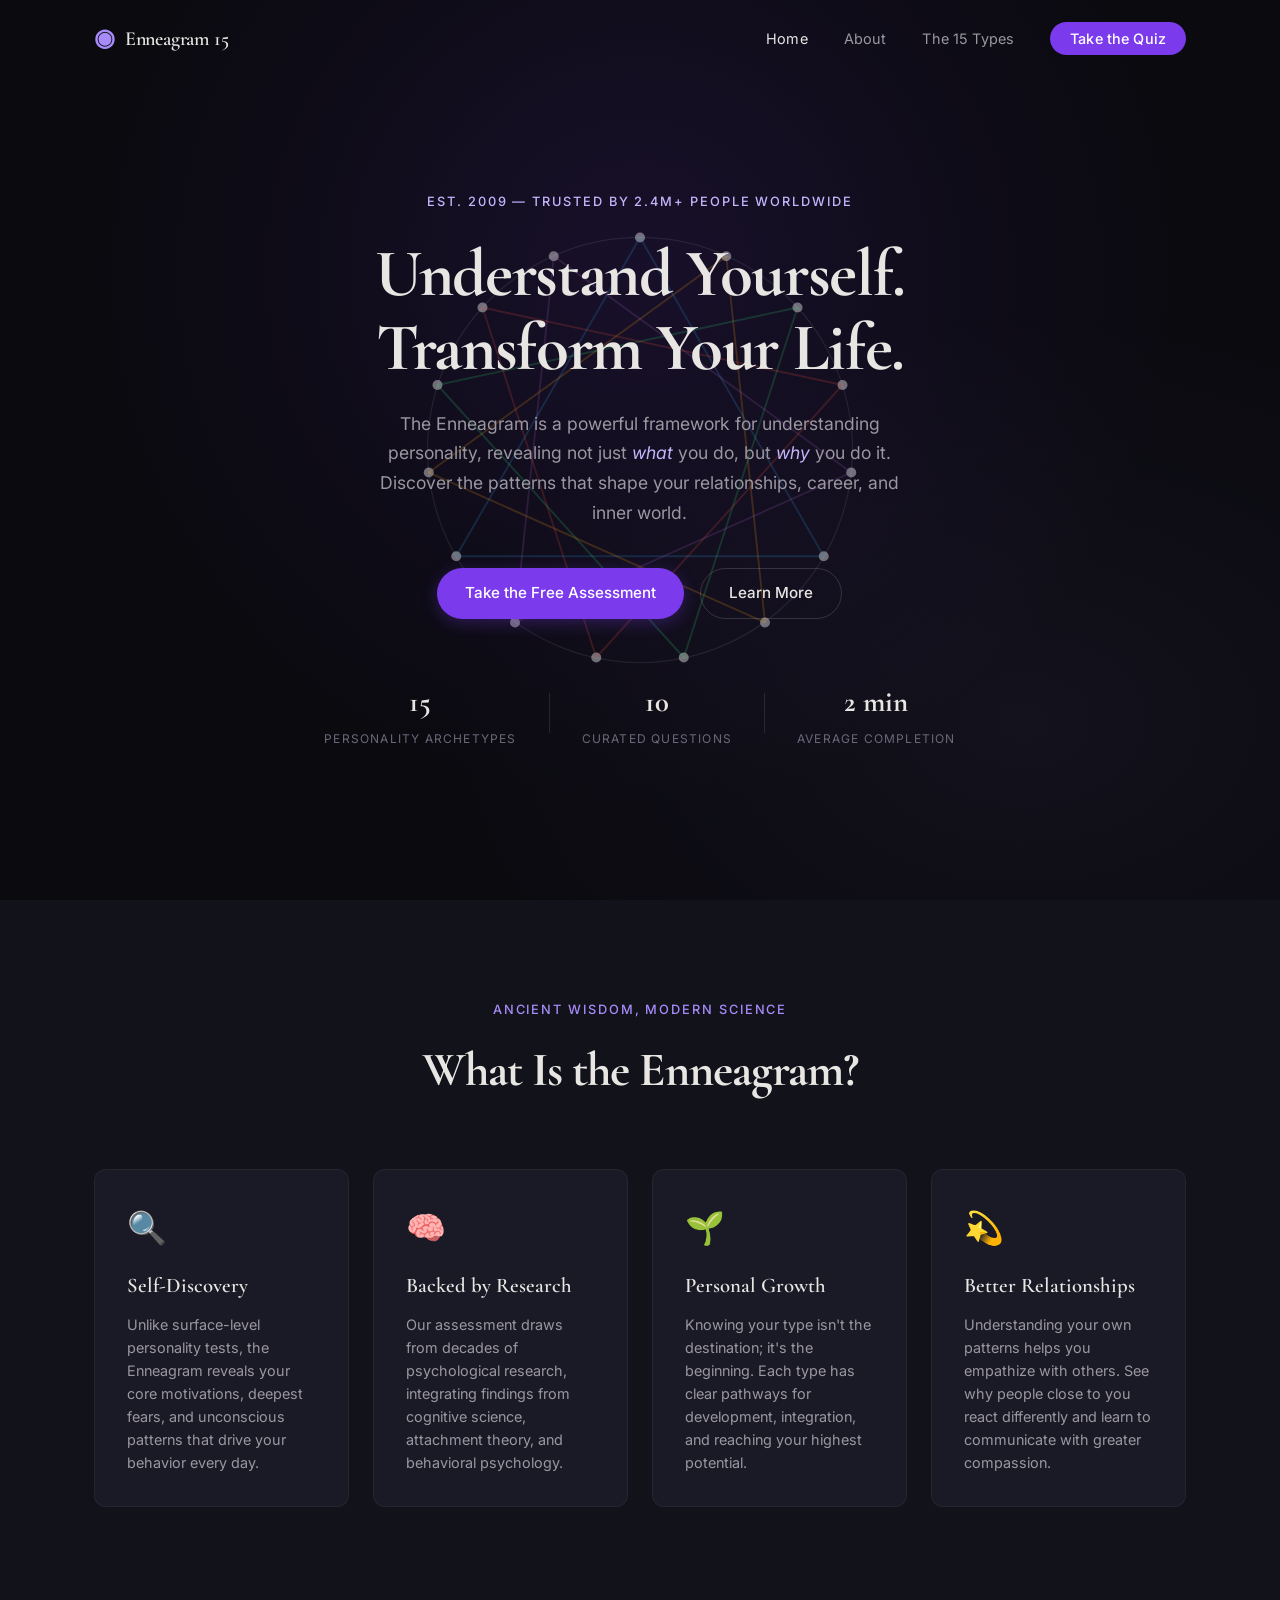
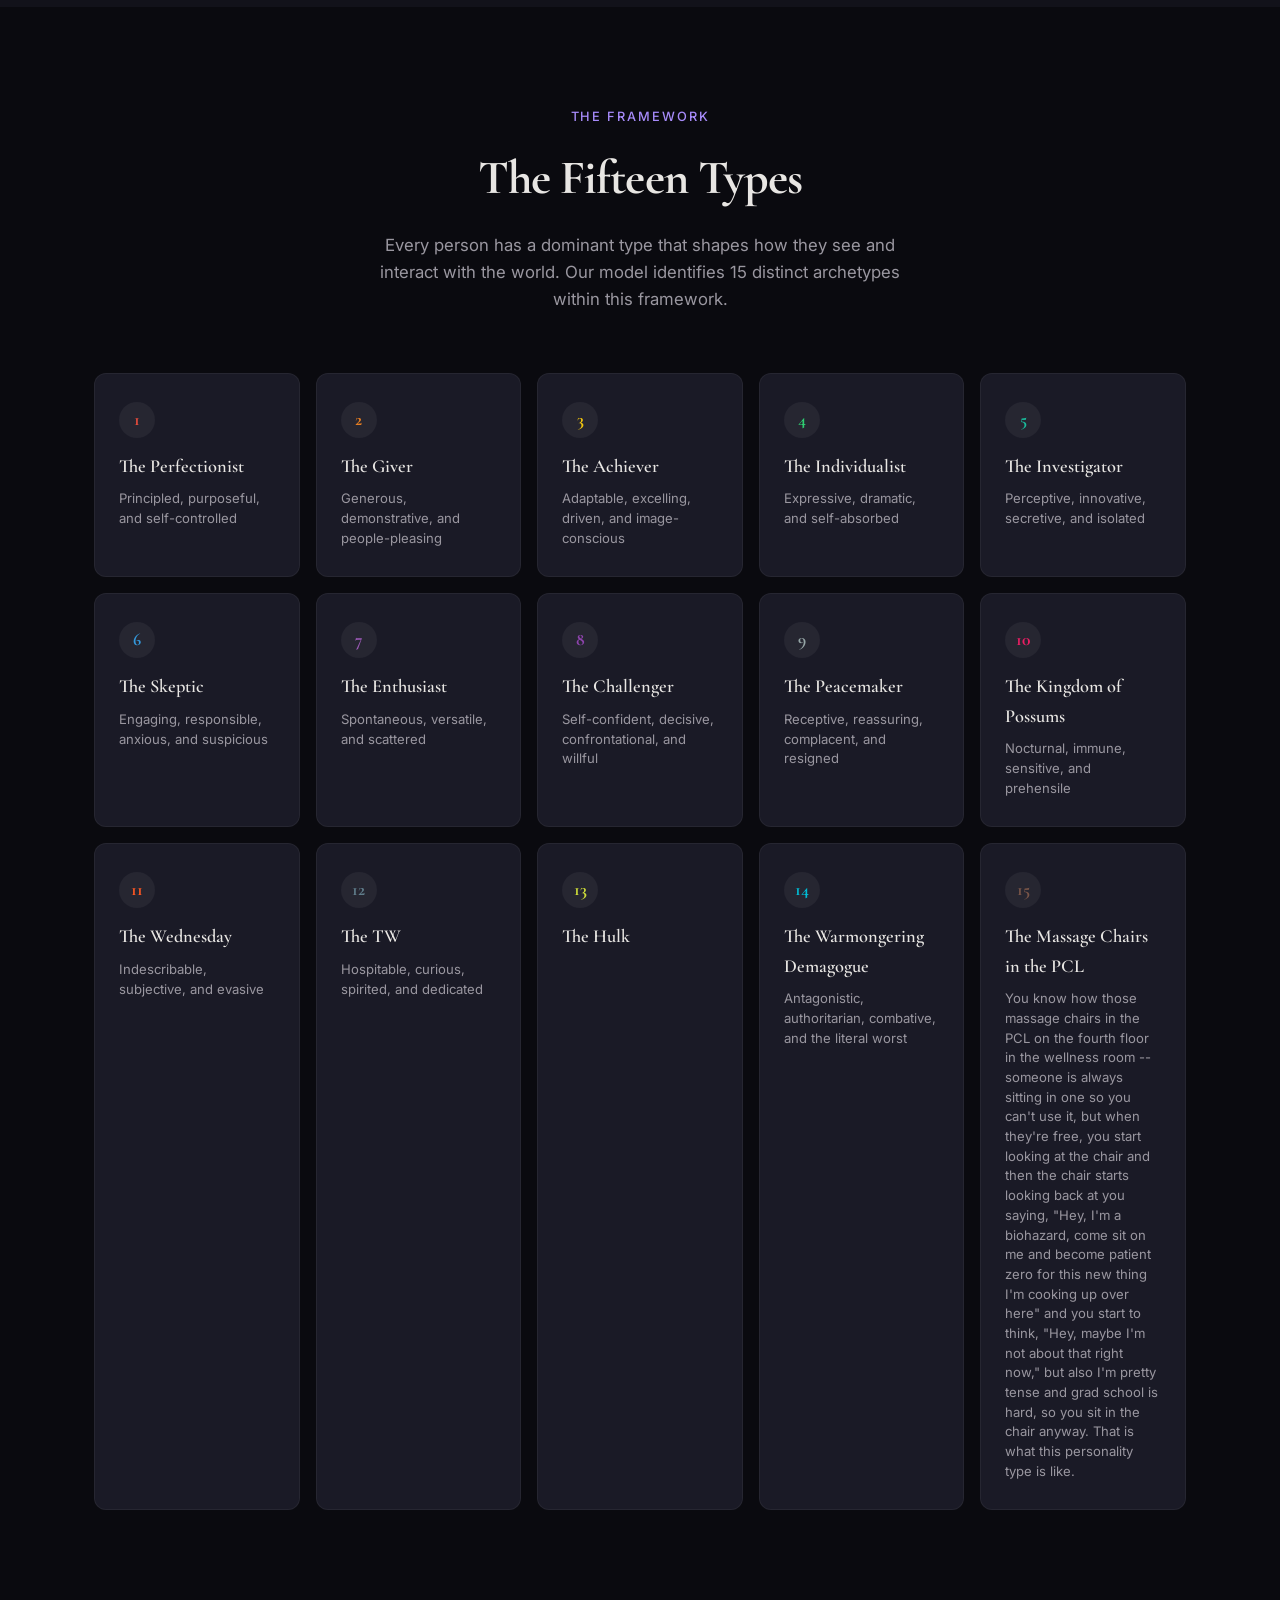
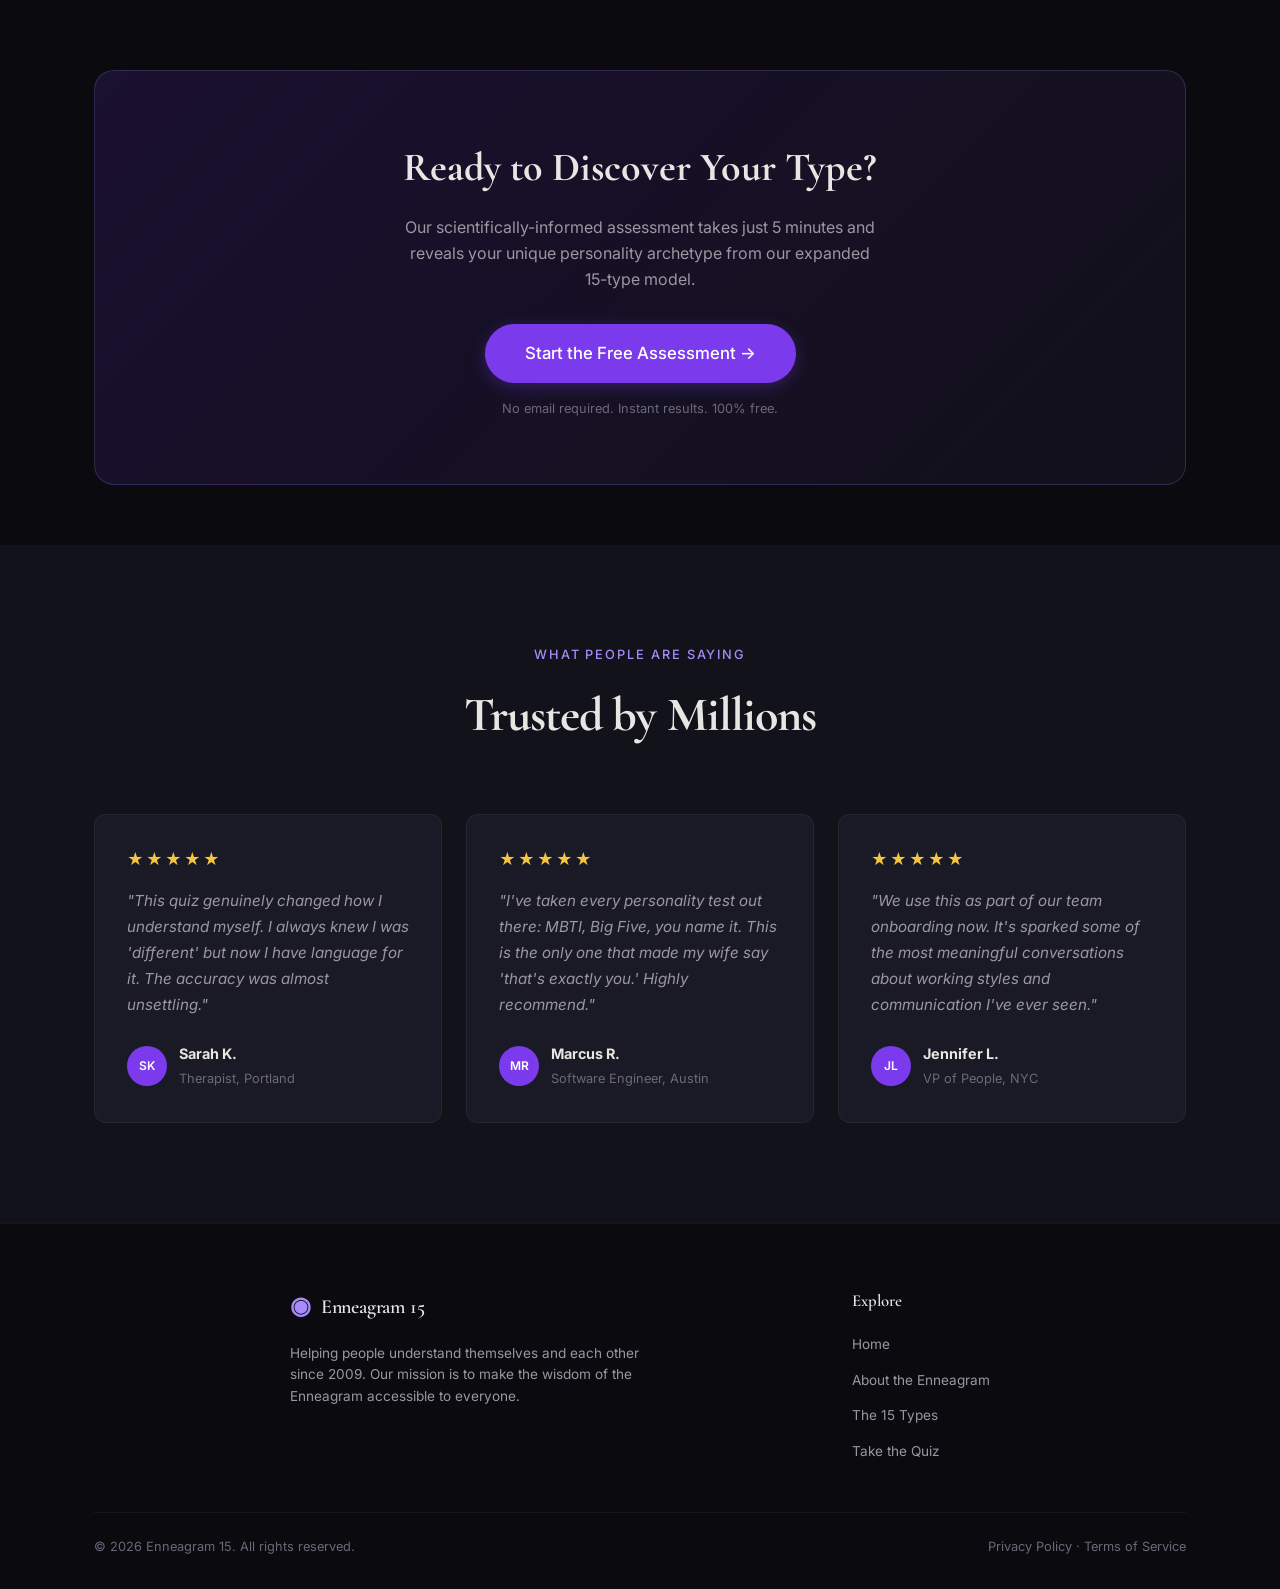
<file: index.html>
<!DOCTYPE html>
<html lang="en">
<head>
  <meta charset="UTF-8">
  <meta name="viewport" content="width=device-width, initial-scale=1.0">
  <title>Enneagram 15 | Discover Your True Self</title>
  <link rel="icon" type="image/svg+xml" href="favicon.svg">
  <link rel="stylesheet" href="styles.css">
  <link rel="preconnect" href="https://fonts.googleapis.com">
  <link href="https://fonts.googleapis.com/css2?family=Cormorant+Garamond:ital,wght@0,400;0,600;0,700;1,400&family=Inter:wght@300;400;500;600&display=swap" rel="stylesheet">
</head>
<body>
  <!-- Navigation -->
  <nav class="navbar">
    <div class="nav-container">
      <a href="/" class="nav-logo">
        <div class="logo-symbol">◉</div>
        <span>Enneagram 15</span>
      </a>
      <ul class="nav-links">
        <li><a href="/" class="active">Home</a></li>
        <li><a href="#about">About</a></li>
        <li><a href="#types">The 15 Types</a></li>
        <li><a href="quiz/" class="nav-cta">Take the Quiz</a></li>
      </ul>
      <button class="nav-toggle" aria-label="Toggle menu">
        <span></span><span></span><span></span>
      </button>
    </div>
  </nav>

  <!-- Hero Section -->
  <header class="hero">
    <div class="hero-bg">
      <div class="enneagram-symbol">
        <svg viewBox="0 0 400 400" class="enneagram-svg">
          <circle cx="200" cy="200" r="170" fill="none" stroke="rgba(255,255,255,0.08)" stroke-width="1"/>
          <!-- 15 points evenly spaced on the circle -->
          <circle cx="200" cy="30" r="4" fill="rgba(255,255,255,0.4)"/>
          <circle cx="269" cy="45" r="4" fill="rgba(255,255,255,0.4)"/>
          <circle cx="326" cy="86" r="4" fill="rgba(255,255,255,0.4)"/>
          <circle cx="362" cy="148" r="4" fill="rgba(255,255,255,0.4)"/>
          <circle cx="369" cy="218" r="4" fill="rgba(255,255,255,0.4)"/>
          <circle cx="347" cy="285" r="4" fill="rgba(255,255,255,0.4)"/>
          <circle cx="300" cy="338" r="4" fill="rgba(255,255,255,0.4)"/>
          <circle cx="235" cy="366" r="4" fill="rgba(255,255,255,0.4)"/>
          <circle cx="165" cy="366" r="4" fill="rgba(255,255,255,0.4)"/>
          <circle cx="100" cy="338" r="4" fill="rgba(255,255,255,0.4)"/>
          <circle cx="53" cy="285" r="4" fill="rgba(255,255,255,0.4)"/>
          <circle cx="31" cy="218" r="4" fill="rgba(255,255,255,0.4)"/>
          <circle cx="38" cy="148" r="4" fill="rgba(255,255,255,0.4)"/>
          <circle cx="74" cy="86" r="4" fill="rgba(255,255,255,0.4)"/>
          <circle cx="131" cy="45" r="4" fill="rgba(255,255,255,0.4)"/>
          <!-- Blue triangle: points 1-6-11 -->
          <line x1="200" y1="30" x2="347" y2="285" stroke="rgba(52,152,219,0.2)" stroke-width="1.5"/>
          <line x1="347" y1="285" x2="53" y2="285" stroke="rgba(52,152,219,0.2)" stroke-width="1.5"/>
          <line x1="53" y1="285" x2="200" y2="30" stroke="rgba(52,152,219,0.2)" stroke-width="1.5"/>
          <!-- Orange triangle: points 2-7-12 -->
          <line x1="269" y1="45" x2="300" y2="338" stroke="rgba(243,156,18,0.2)" stroke-width="1.5"/>
          <line x1="300" y1="338" x2="31" y2="218" stroke="rgba(243,156,18,0.2)" stroke-width="1.5"/>
          <line x1="31" y1="218" x2="269" y2="45" stroke="rgba(243,156,18,0.2)" stroke-width="1.5"/>
          <!-- Green triangle: points 3-8-13 -->
          <line x1="326" y1="86" x2="235" y2="366" stroke="rgba(46,204,113,0.2)" stroke-width="1.5"/>
          <line x1="235" y1="366" x2="38" y2="148" stroke="rgba(46,204,113,0.2)" stroke-width="1.5"/>
          <line x1="38" y1="148" x2="326" y2="86" stroke="rgba(46,204,113,0.2)" stroke-width="1.5"/>
          <!-- Pink triangle: points 4-9-14 -->
          <line x1="362" y1="148" x2="165" y2="366" stroke="rgba(231,76,60,0.2)" stroke-width="1.5"/>
          <line x1="165" y1="366" x2="74" y2="86" stroke="rgba(231,76,60,0.2)" stroke-width="1.5"/>
          <line x1="74" y1="86" x2="362" y2="148" stroke="rgba(231,76,60,0.2)" stroke-width="1.5"/>
          <!-- Purple triangle: points 5-10-15 -->
          <line x1="369" y1="218" x2="100" y2="338" stroke="rgba(155,89,182,0.2)" stroke-width="1.5"/>
          <line x1="100" y1="338" x2="131" y2="45" stroke="rgba(155,89,182,0.2)" stroke-width="1.5"/>
          <line x1="131" y1="45" x2="369" y2="218" stroke="rgba(155,89,182,0.2)" stroke-width="1.5"/>
        </svg>
      </div>
    </div>
    <div class="hero-content">
      <p class="hero-eyebrow">Est. 2009 &mdash; Trusted by 2.4M+ people worldwide</p>
      <h1>Understand Yourself.<br>Transform Your Life.</h1>
      <p class="hero-sub">The Enneagram is a powerful framework for understanding personality, revealing not just <em>what</em> you do, but <em>why</em> you do it. Discover the patterns that shape your relationships, career, and inner world.</p>
      <div class="hero-actions">
        <a href="quiz/" class="btn btn-primary">Take the Free Assessment</a>
        <a href="#about" class="btn btn-secondary">Learn More</a>
      </div>
      <div class="hero-stats">
        <div class="stat">
          <span class="stat-num">15</span>
          <span class="stat-label">Personality Archetypes</span>
        </div>
        <div class="stat-divider"></div>
        <div class="stat">
          <span class="stat-num">10</span>
          <span class="stat-label">Curated Questions</span>
        </div>
        <div class="stat-divider"></div>
        <div class="stat">
          <span class="stat-num">2 min</span>
          <span class="stat-label">Average Completion</span>
        </div>
      </div>
    </div>
  </header>

  <!-- About Section -->
  <section id="about" class="section about-section">
    <div class="container">
      <div class="section-header">
        <p class="section-eyebrow">Ancient Wisdom, Modern Science</p>
        <h2>What Is the Enneagram?</h2>
      </div>
      <div class="about-grid">
        <div class="about-card">
          <div class="about-icon">🔍</div>
          <h3>Self-Discovery</h3>
          <p>Unlike surface-level personality tests, the Enneagram reveals your core motivations, deepest fears, and unconscious patterns that drive your behavior every day.</p>
        </div>
        <div class="about-card">
          <div class="about-icon">🧠</div>
          <h3>Backed by Research</h3>
          <p>Our assessment draws from decades of psychological research, integrating findings from cognitive science, attachment theory, and behavioral psychology.</p>
        </div>
        <div class="about-card">
          <div class="about-icon">🌱</div>
          <h3>Personal Growth</h3>
          <p>Knowing your type isn't the destination; it's the beginning. Each type has clear pathways for development, integration, and reaching your highest potential.</p>
        </div>
        <div class="about-card">
          <div class="about-icon">💫</div>
          <h3>Better Relationships</h3>
          <p>Understanding your own patterns helps you empathize with others. See why people close to you react differently and learn to communicate with greater compassion.</p>
        </div>
      </div>
    </div>
  </section>

  <!-- Types Overview -->
  <section id="types" class="section types-section">
    <div class="container">
      <div class="section-header">
        <p class="section-eyebrow">The Framework</p>
        <h2>The Fifteen Types</h2>
        <p class="section-desc">Every person has a dominant type that shapes how they see and interact with the world. Our model identifies 15 distinct archetypes within this framework.</p>
      </div>
      <div class="types-grid">
        <div class="type-card" style="--accent: #E74C3C">
          <span class="type-num">1</span>
          <h4>The Perfectionist</h4>
          <p>Principled, purposeful, and self-controlled</p>
        </div>
        <div class="type-card" style="--accent: #E67E22">
          <span class="type-num">2</span>
          <h4>The Giver</h4>
          <p>Generous, demonstrative, and people-pleasing</p>
        </div>
        <div class="type-card" style="--accent: #F1C40F">
          <span class="type-num">3</span>
          <h4>The Achiever</h4>
          <p>Adaptable, excelling, driven, and image-conscious</p>
        </div>
        <div class="type-card" style="--accent: #2ECC71">
          <span class="type-num">4</span>
          <h4>The Individualist</h4>
          <p>Expressive, dramatic, and self-absorbed</p>
        </div>
        <div class="type-card" style="--accent: #1ABC9C">
          <span class="type-num">5</span>
          <h4>The Investigator</h4>
          <p>Perceptive, innovative, secretive, and isolated</p>
        </div>
        <div class="type-card" style="--accent: #3498DB">
          <span class="type-num">6</span>
          <h4>The Skeptic</h4>
          <p>Engaging, responsible, anxious, and suspicious</p>
        </div>
        <div class="type-card" style="--accent: #9B59B6">
          <span class="type-num">7</span>
          <h4>The Enthusiast</h4>
          <p>Spontaneous, versatile, and scattered</p>
        </div>
        <div class="type-card" style="--accent: #8E44AD">
          <span class="type-num">8</span>
          <h4>The Challenger</h4>
          <p>Self-confident, decisive, confrontational, and willful</p>
        </div>
        <div class="type-card" style="--accent: #95A5A6">
          <span class="type-num">9</span>
          <h4>The Peacemaker</h4>
          <p>Receptive, reassuring, complacent, and resigned</p>
        </div>
        <div class="type-card" style="--accent: #E91E63">
          <span class="type-num">10</span>
          <h4>The Kingdom of Possums</h4>
          <p>Nocturnal, immune, sensitive, and prehensile</p>
        </div>
        <div class="type-card" style="--accent: #FF5722">
          <span class="type-num">11</span>
          <h4>The Wednesday</h4>
          <p>Indescribable, subjective, and evasive</p>
        </div>
        <div class="type-card" style="--accent: #607D8B">
          <span class="type-num">12</span>
          <h4>The TW</h4>
          <p>Hospitable, curious, spirited, and dedicated</p>
        </div>
        <div class="type-card" style="--accent: #CDDC39">
          <span class="type-num">13</span>
          <h4>The Hulk</h4>
          <p>&nbsp;</p>
        </div>
        <div class="type-card" style="--accent: #00BCD4">
          <span class="type-num">14</span>
          <h4>The Warmongering Demagogue</h4>
          <p>Antagonistic, authoritarian, combative, and the literal worst</p>
        </div>
        <div class="type-card" style="--accent: #795548">
          <span class="type-num">15</span>
          <h4>The Massage Chairs in the PCL</h4>
          <p>You know how those massage chairs in the PCL on the fourth floor in the wellness room -- someone is always sitting in one so you can't use it, but when they're free, you start looking at the chair and then the chair starts looking back at you saying, "Hey, I'm a biohazard, come sit on me and become patient zero for this new thing I'm cooking up over here" and you start to think, "Hey, maybe I'm not about that right now," but also I'm pretty tense and grad school is hard, so you sit in the chair anyway. That is what this personality type is like.</p>
        </div>
      </div>
    </div>
  </section>

  <!-- CTA Section -->
  <section class="section cta-section">
    <div class="container">
      <div class="cta-box">
        <h2>Ready to Discover Your Type?</h2>
        <p>Our scientifically-informed assessment takes just 5 minutes and reveals your unique personality archetype from our expanded 15-type model.</p>
        <a href="quiz/" class="btn btn-primary btn-lg">Start the Free Assessment →</a>
        <p class="cta-note">No email required. Instant results. 100% free.</p>
      </div>
    </div>
  </section>

  <!-- Testimonials -->
  <section class="section testimonials-section">
    <div class="container">
      <div class="section-header">
        <p class="section-eyebrow">What People Are Saying</p>
        <h2>Trusted by Millions</h2>
      </div>
      <div class="testimonials-grid">
        <div class="testimonial-card">
          <div class="testimonial-stars">★★★★★</div>
          <p>"This quiz genuinely changed how I understand myself. I always knew I was 'different' but now I have language for it. The accuracy was almost unsettling."</p>
          <div class="testimonial-author">
            <div class="author-avatar">SK</div>
            <div>
              <strong>Sarah K.</strong>
              <span>Therapist, Portland</span>
            </div>
          </div>
        </div>
        <div class="testimonial-card">
          <div class="testimonial-stars">★★★★★</div>
          <p>"I've taken every personality test out there: MBTI, Big Five, you name it. This is the only one that made my wife say 'that's exactly you.' Highly recommend."</p>
          <div class="testimonial-author">
            <div class="author-avatar">MR</div>
            <div>
              <strong>Marcus R.</strong>
              <span>Software Engineer, Austin</span>
            </div>
          </div>
        </div>
        <div class="testimonial-card">
          <div class="testimonial-stars">★★★★★</div>
          <p>"We use this as part of our team onboarding now. It's sparked some of the most meaningful conversations about working styles and communication I've ever seen."</p>
          <div class="testimonial-author">
            <div class="author-avatar">JL</div>
            <div>
              <strong>Jennifer L.</strong>
              <span>VP of People, NYC</span>
            </div>
          </div>
        </div>
      </div>
    </div>
  </section>

  <!-- Footer -->
  <footer class="footer">
    <div class="container">
      <div class="footer-grid">
        <div class="footer-brand">
          <div class="nav-logo">
            <div class="logo-symbol">◉</div>
            <span>Enneagram 15</span>
          </div>
          <p>Helping people understand themselves and each other since 2009. Our mission is to make the wisdom of the Enneagram accessible to everyone.</p>
        </div>
        <div class="footer-links">
          <h4>Explore</h4>
          <ul>
            <li><a href="/">Home</a></li>
            <li><a href="#about">About the Enneagram</a></li>
            <li><a href="#types">The 15 Types</a></li>
            <li><a href="quiz/">Take the Quiz</a></li>
          </ul>
        </div>
      </div>
      <div class="footer-bottom">
        <p>&copy; 2026 Enneagram 15. All rights reserved.</p>
        <p><a href="privacy/">Privacy Policy</a> · <a href="terms/">Terms of Service</a></p>
      </div>
    </div>
  </footer>

  <script>
    // Mobile nav toggle
    const toggle = document.querySelector('.nav-toggle');
    const navLinks = document.querySelector('.nav-links');
    toggle.addEventListener('click', () => {
      navLinks.classList.toggle('open');
      toggle.classList.toggle('active');
    });

    // Navbar scroll effect
    window.addEventListener('scroll', () => {
      const nav = document.querySelector('.navbar');
      nav.classList.toggle('scrolled', window.scrollY > 50);
    });

    // Smooth scroll for anchor links
    document.querySelectorAll('a[href^="#"]').forEach(a => {
      a.addEventListener('click', e => {
        e.preventDefault();
        const target = document.querySelector(a.getAttribute('href'));
        if (target) {
          target.scrollIntoView({ behavior: 'smooth', block: 'start' });
          navLinks.classList.remove('open');
          toggle.classList.remove('active');
        }
      });
    });
  </script>
</body>
</html>
</file>
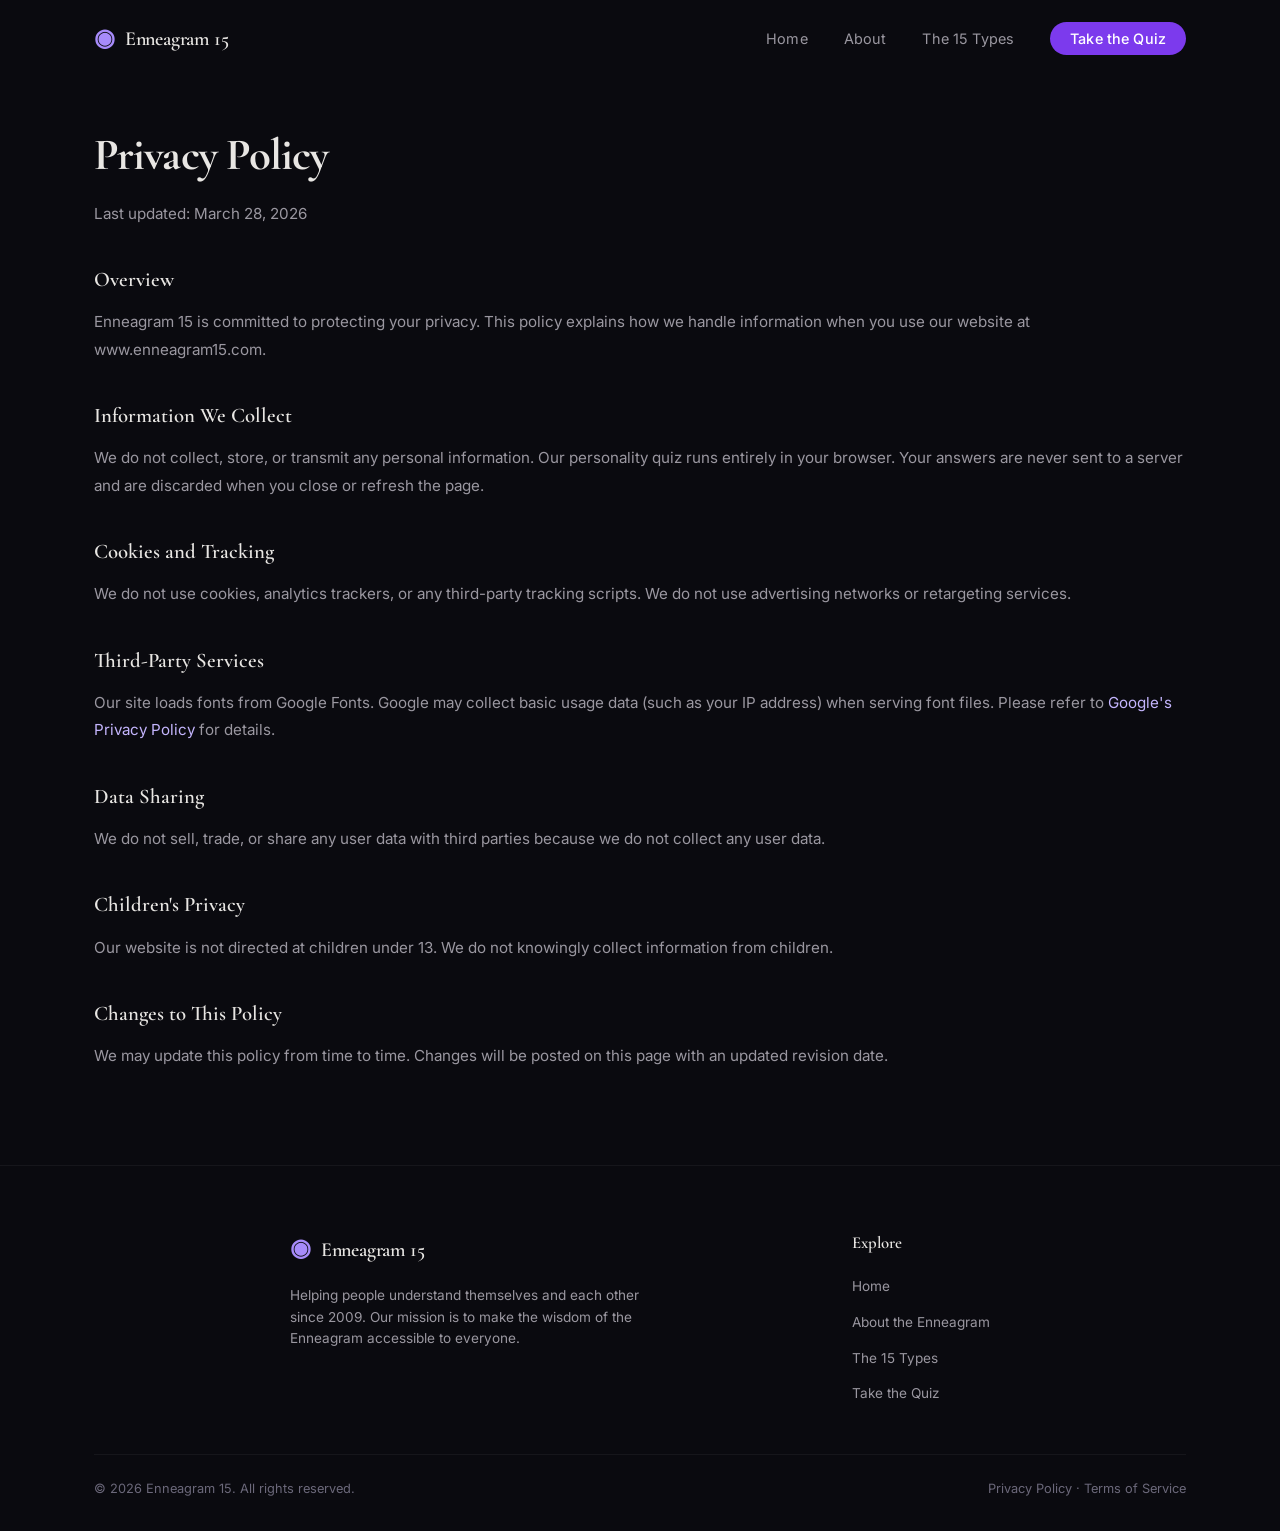
<file: privacy/index.html>
<!DOCTYPE html>
<html lang="en">
<head>
  <meta charset="UTF-8">
  <meta name="viewport" content="width=device-width, initial-scale=1.0">
  <title>Privacy Policy | Enneagram 15</title>
  <link rel="icon" type="image/svg+xml" href="../favicon.svg">
  <link rel="stylesheet" href="../styles.css">
  <link rel="preconnect" href="https://fonts.googleapis.com">
  <link href="https://fonts.googleapis.com/css2?family=Cormorant+Garamond:ital,wght@0,400;0,600;0,700;1,400&family=Inter:wght@300;400;500;600&display=swap" rel="stylesheet">
</head>
<body>
  <nav class="navbar">
    <div class="nav-container">
      <a href="../" class="nav-logo">
        <div class="logo-symbol">&#9673;</div>
        <span>Enneagram 15</span>
      </a>
      <ul class="nav-links">
        <li><a href="../">Home</a></li>
        <li><a href="../#about">About</a></li>
        <li><a href="../#types">The 15 Types</a></li>
        <li><a href="../quiz/" class="nav-cta">Take the Quiz</a></li>
      </ul>
      <button class="nav-toggle" aria-label="Toggle menu">
        <span></span><span></span><span></span>
      </button>
    </div>
  </nav>

  <main class="legal-page">
    <div class="container">
      <h1>Privacy Policy</h1>
      <p class="legal-updated">Last updated: March 28, 2026</p>

      <h2>Overview</h2>
      <p>Enneagram 15 is committed to protecting your privacy. This policy explains how we handle information when you use our website at www.enneagram15.com.</p>

      <h2>Information We Collect</h2>
      <p>We do not collect, store, or transmit any personal information. Our personality quiz runs entirely in your browser. Your answers are never sent to a server and are discarded when you close or refresh the page.</p>

      <h2>Cookies and Tracking</h2>
      <p>We do not use cookies, analytics trackers, or any third-party tracking scripts. We do not use advertising networks or retargeting services.</p>

      <h2>Third-Party Services</h2>
      <p>Our site loads fonts from Google Fonts. Google may collect basic usage data (such as your IP address) when serving font files. Please refer to <a href="https://policies.google.com/privacy" target="_blank" rel="noopener">Google's Privacy Policy</a> for details.</p>

      <h2>Data Sharing</h2>
      <p>We do not sell, trade, or share any user data with third parties because we do not collect any user data.</p>

      <h2>Children's Privacy</h2>
      <p>Our website is not directed at children under 13. We do not knowingly collect information from children.</p>

      <h2>Changes to This Policy</h2>
      <p>We may update this policy from time to time. Changes will be posted on this page with an updated revision date.</p>
    </div>
  </main>

  <footer class="footer">
    <div class="container">
      <div class="footer-grid">
        <div class="footer-brand">
          <div class="nav-logo">
            <div class="logo-symbol">&#9673;</div>
            <span>Enneagram 15</span>
          </div>
          <p>Helping people understand themselves and each other since 2009. Our mission is to make the wisdom of the Enneagram accessible to everyone.</p>
        </div>
        <div class="footer-links">
          <h4>Explore</h4>
          <ul>
            <li><a href="../">Home</a></li>
            <li><a href="../#about">About the Enneagram</a></li>
            <li><a href="../#types">The 15 Types</a></li>
            <li><a href="../quiz/">Take the Quiz</a></li>
          </ul>
        </div>
      </div>
      <div class="footer-bottom">
        <p>&copy; 2026 Enneagram 15. All rights reserved.</p>
        <p><a href="../privacy/">Privacy Policy</a> · <a href="../terms/">Terms of Service</a></p>
      </div>
    </div>
  </footer>

  <script>
    const toggle = document.querySelector('.nav-toggle');
    const navLinks = document.querySelector('.nav-links');
    toggle.addEventListener('click', () => {
      navLinks.classList.toggle('open');
      toggle.classList.toggle('active');
    });
    window.addEventListener('scroll', () => {
      const nav = document.querySelector('.navbar');
      nav.classList.toggle('scrolled', window.scrollY > 50);
    });
  </script>
</body>
</html>
</file>
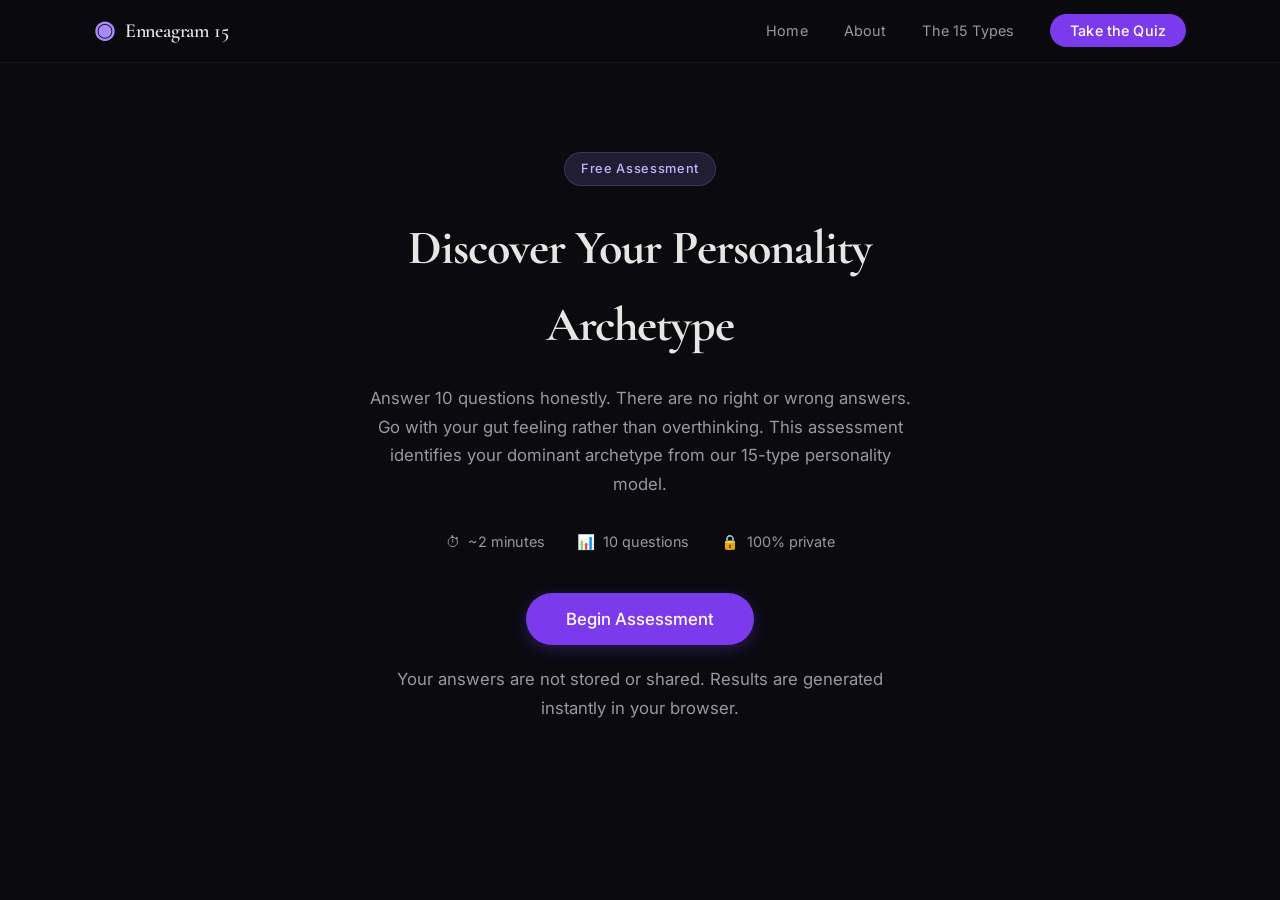
<file: quiz/index.html>
<!DOCTYPE html>
<html lang="en">
<head>
  <meta charset="UTF-8">
  <meta name="viewport" content="width=device-width, initial-scale=1.0">
  <title>Personality Assessment | Enneagram 15</title>
  <link rel="icon" type="image/svg+xml" href="../favicon.svg">
  <link rel="stylesheet" href="../styles.css">
  <link rel="preconnect" href="https://fonts.googleapis.com">
  <link href="https://fonts.googleapis.com/css2?family=Cormorant+Garamond:ital,wght@0,400;0,600;0,700;1,400&family=Inter:wght@300;400;500;600&display=swap" rel="stylesheet">
</head>
<body>
  <!-- Navigation -->
  <nav class="navbar scrolled">
    <div class="nav-container">
      <a href="../" class="nav-logo">
        <div class="logo-symbol">◉</div>
        <span>Enneagram 15</span>
      </a>
      <ul class="nav-links">
        <li><a href="../">Home</a></li>
        <li><a href="../#about">About</a></li>
        <li><a href="../#types">The 15 Types</a></li>
        <li><a href="../quiz/" class="nav-cta active">Take the Quiz</a></li>
      </ul>
      <button class="nav-toggle" aria-label="Toggle menu">
        <span></span><span></span><span></span>
      </button>
    </div>
  </nav>

  <!-- Quiz Container -->
  <main class="quiz-page">

    <!-- Intro Screen -->
    <div id="quiz-intro" class="quiz-screen active">
      <div class="quiz-intro-content">
        <div class="quiz-badge">Free Assessment</div>
        <h1>Discover Your Personality Archetype</h1>
        <p>Answer 10 questions honestly. There are no right or wrong answers. Go with your gut feeling rather than overthinking. This assessment identifies your dominant archetype from our 15-type personality model.</p>
        <div class="quiz-meta">
          <div class="meta-item">
            <span class="meta-icon">⏱</span>
            <span>~2 minutes</span>
          </div>
          <div class="meta-item">
            <span class="meta-icon">📊</span>
            <span>10 questions</span>
          </div>
          <div class="meta-item">
            <span class="meta-icon">🔒</span>
            <span>100% private</span>
          </div>
        </div>
        <button class="btn btn-primary btn-lg" onclick="startQuiz()">Begin Assessment</button>
        <p class="quiz-disclaimer">Your answers are not stored or shared. Results are generated instantly in your browser.</p>
      </div>
    </div>

    <!-- Question Screen -->
    <div id="quiz-questions" class="quiz-screen">
      <div class="quiz-progress-bar">
        <div class="progress-fill" id="progress-fill"></div>
      </div>
      <div class="quiz-progress-text">
        <span>Question <span id="q-current">1</span> of <span id="q-total">12</span></span>
        <span id="progress-pct">0%</span>
      </div>

      <div class="question-container" id="question-container">
        <h2 class="question-text" id="question-text"></h2>
        <div class="answers-grid" id="answers-grid"></div>
      </div>

      <p class="answer-hint" id="answer-hint">Please select an answer to continue</p>
      <div class="quiz-nav">
        <button class="btn btn-ghost" id="btn-back" onclick="prevQuestion()" disabled>← Back</button>
        <button class="btn btn-primary" id="btn-next" onclick="nextQuestion()">Next →</button>
      </div>
    </div>

    <!-- Loading Screen -->
    <div id="quiz-loading" class="quiz-screen">
      <div class="loading-content">
        <div class="loading-spinner">
          <div class="spinner-ring"></div>
          <div class="spinner-ring"></div>
          <div class="spinner-ring"></div>
        </div>
        <h2>Analyzing Your Responses</h2>
        <p class="loading-step" id="loading-step">Mapping personality dimensions...</p>
        <div class="loading-bar">
          <div class="loading-bar-fill" id="loading-bar-fill"></div>
        </div>
      </div>
    </div>

    <!-- Results Screen -->
    <div id="quiz-results" class="quiz-screen">
      <div class="results-content">
        <div class="results-header">
          <p class="results-eyebrow">Your Personality Archetype</p>
          <h1 id="result-type-name"></h1>
          <div class="result-type-badge" id="result-type-badge"></div>
        </div>

        <div class="results-body">
          <div class="result-summary" id="result-summary"></div>

          <div class="result-traits">
            <h3>Core Traits</h3>
            <div class="traits-grid" id="traits-grid"></div>
          </div>

          <div class="result-details-grid">
            <div class="result-detail-card">
              <h4>Strengths</h4>
              <ul id="result-strengths"></ul>
            </div>
            <div class="result-detail-card">
              <h4>Blind Spots</h4>
              <ul id="result-blindspots"></ul>
            </div>
          </div>

          <div class="result-compat">
            <h3>Relationship Dynamics</h3>
            <p id="result-compat-text"></p>
          </div>

          <div class="result-growth">
            <h3>Growth Path</h3>
            <p id="result-growth-text"></p>
          </div>
        </div>

        <div class="results-actions">
          <button class="btn btn-primary" onclick="retakeQuiz()">Retake Assessment</button>
          <button class="btn btn-secondary" onclick="shareResults()">Share Results</button>
        </div>

        <div class="results-footer">
          <p>Want to go deeper? Explore <a href="../#types">all 15 types</a> to learn about every archetype.</p>
        </div>
      </div>
    </div>

  </main>

  <script src="../quiz.js"></script>
  <script>
    // Mobile nav toggle
    const toggle = document.querySelector('.nav-toggle');
    const navLinks = document.querySelector('.nav-links');
    toggle.addEventListener('click', () => {
      navLinks.classList.toggle('open');
      toggle.classList.toggle('active');
    });
  </script>
</body>
</html>
</file>
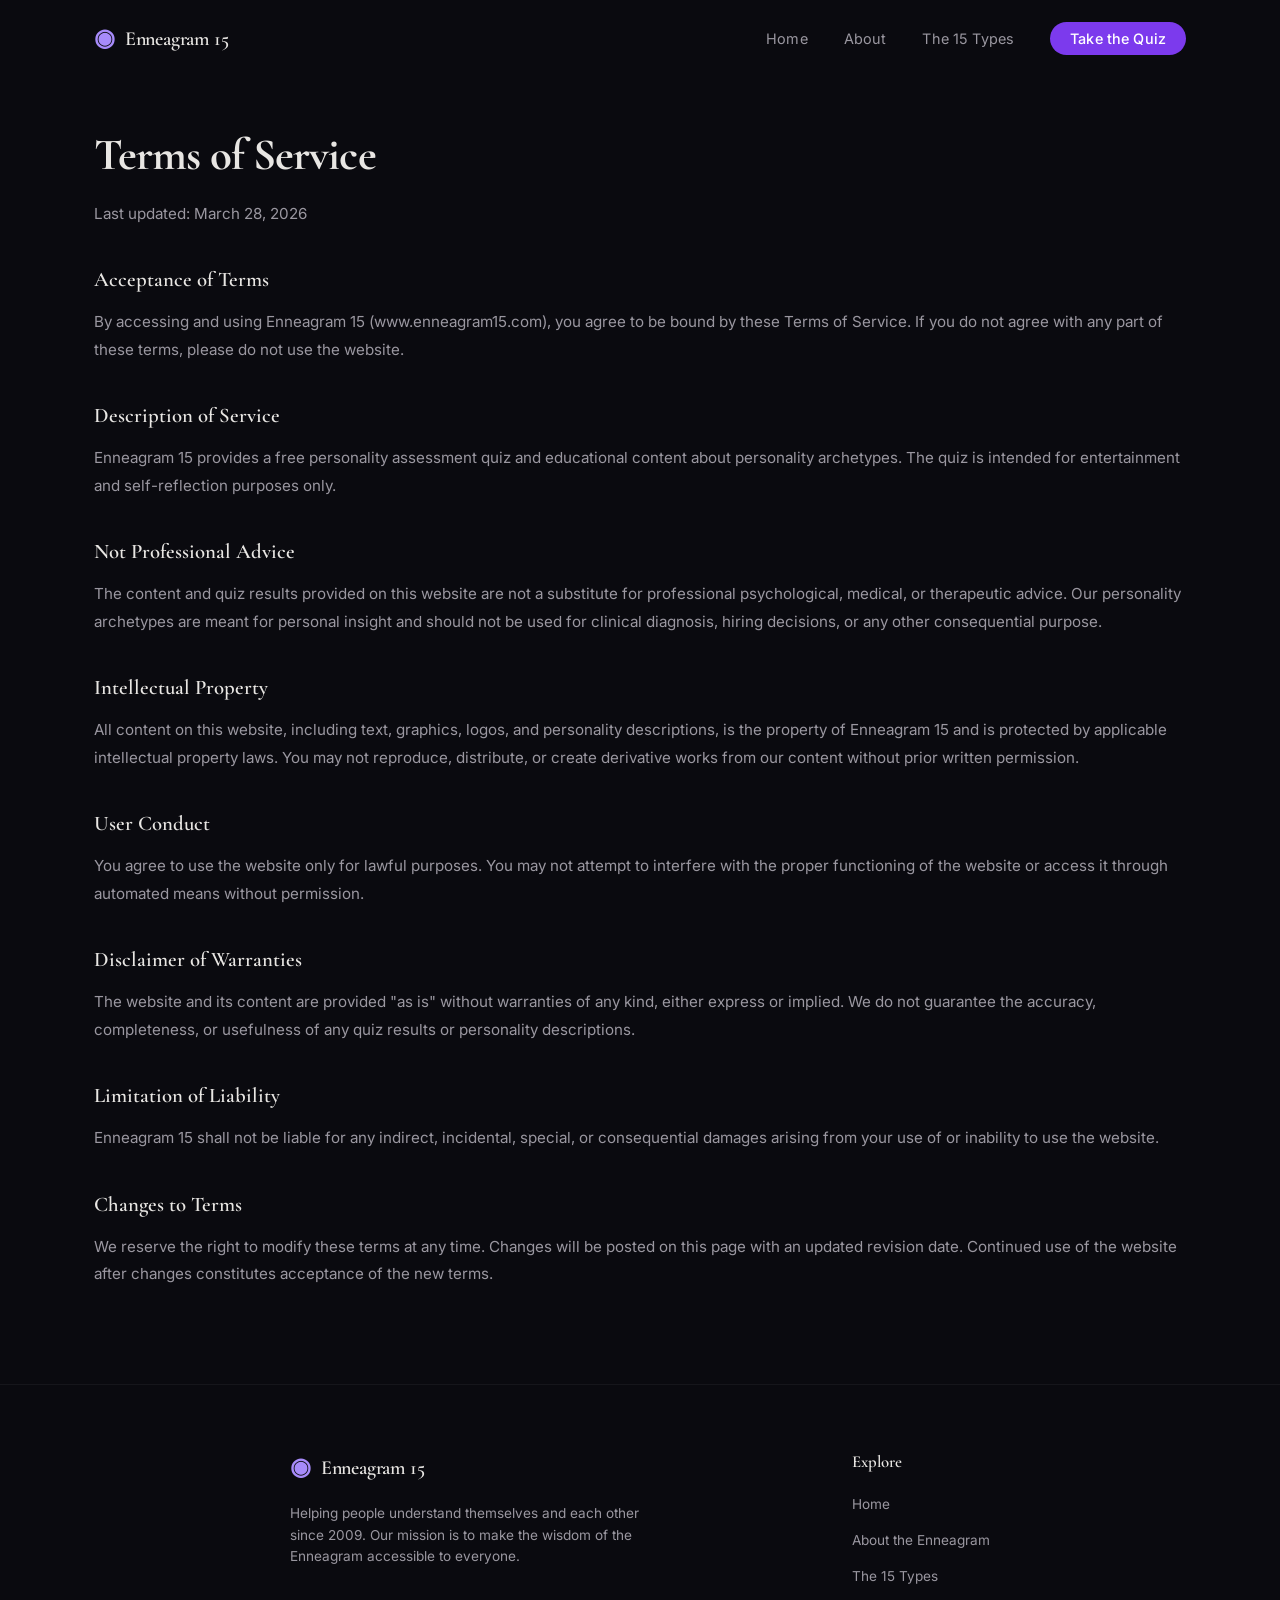
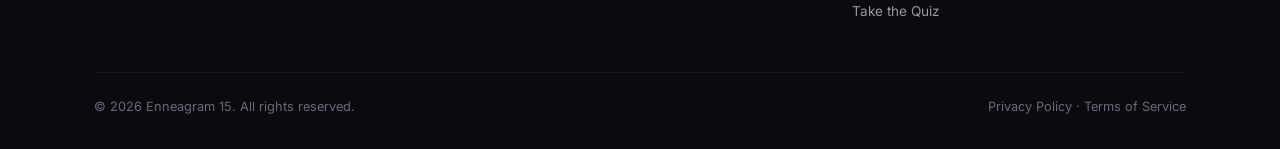
<file: terms/index.html>
<!DOCTYPE html>
<html lang="en">
<head>
  <meta charset="UTF-8">
  <meta name="viewport" content="width=device-width, initial-scale=1.0">
  <title>Terms of Service | Enneagram 15</title>
  <link rel="icon" type="image/svg+xml" href="../favicon.svg">
  <link rel="stylesheet" href="../styles.css">
  <link rel="preconnect" href="https://fonts.googleapis.com">
  <link href="https://fonts.googleapis.com/css2?family=Cormorant+Garamond:ital,wght@0,400;0,600;0,700;1,400&family=Inter:wght@300;400;500;600&display=swap" rel="stylesheet">
</head>
<body>
  <nav class="navbar">
    <div class="nav-container">
      <a href="../" class="nav-logo">
        <div class="logo-symbol">&#9673;</div>
        <span>Enneagram 15</span>
      </a>
      <ul class="nav-links">
        <li><a href="../">Home</a></li>
        <li><a href="../#about">About</a></li>
        <li><a href="../#types">The 15 Types</a></li>
        <li><a href="../quiz/" class="nav-cta">Take the Quiz</a></li>
      </ul>
      <button class="nav-toggle" aria-label="Toggle menu">
        <span></span><span></span><span></span>
      </button>
    </div>
  </nav>

  <main class="legal-page">
    <div class="container">
      <h1>Terms of Service</h1>
      <p class="legal-updated">Last updated: March 28, 2026</p>

      <h2>Acceptance of Terms</h2>
      <p>By accessing and using Enneagram 15 (www.enneagram15.com), you agree to be bound by these Terms of Service. If you do not agree with any part of these terms, please do not use the website.</p>

      <h2>Description of Service</h2>
      <p>Enneagram 15 provides a free personality assessment quiz and educational content about personality archetypes. The quiz is intended for entertainment and self-reflection purposes only.</p>

      <h2>Not Professional Advice</h2>
      <p>The content and quiz results provided on this website are not a substitute for professional psychological, medical, or therapeutic advice. Our personality archetypes are meant for personal insight and should not be used for clinical diagnosis, hiring decisions, or any other consequential purpose.</p>

      <h2>Intellectual Property</h2>
      <p>All content on this website, including text, graphics, logos, and personality descriptions, is the property of Enneagram 15 and is protected by applicable intellectual property laws. You may not reproduce, distribute, or create derivative works from our content without prior written permission.</p>

      <h2>User Conduct</h2>
      <p>You agree to use the website only for lawful purposes. You may not attempt to interfere with the proper functioning of the website or access it through automated means without permission.</p>

      <h2>Disclaimer of Warranties</h2>
      <p>The website and its content are provided "as is" without warranties of any kind, either express or implied. We do not guarantee the accuracy, completeness, or usefulness of any quiz results or personality descriptions.</p>

      <h2>Limitation of Liability</h2>
      <p>Enneagram 15 shall not be liable for any indirect, incidental, special, or consequential damages arising from your use of or inability to use the website.</p>

      <h2>Changes to Terms</h2>
      <p>We reserve the right to modify these terms at any time. Changes will be posted on this page with an updated revision date. Continued use of the website after changes constitutes acceptance of the new terms.</p>
    </div>
  </main>

  <footer class="footer">
    <div class="container">
      <div class="footer-grid">
        <div class="footer-brand">
          <div class="nav-logo">
            <div class="logo-symbol">&#9673;</div>
            <span>Enneagram 15</span>
          </div>
          <p>Helping people understand themselves and each other since 2009. Our mission is to make the wisdom of the Enneagram accessible to everyone.</p>
        </div>
        <div class="footer-links">
          <h4>Explore</h4>
          <ul>
            <li><a href="../">Home</a></li>
            <li><a href="../#about">About the Enneagram</a></li>
            <li><a href="../#types">The 15 Types</a></li>
            <li><a href="../quiz/">Take the Quiz</a></li>
          </ul>
        </div>
      </div>
      <div class="footer-bottom">
        <p>&copy; 2026 Enneagram 15. All rights reserved.</p>
        <p><a href="../privacy/">Privacy Policy</a> · <a href="../terms/">Terms of Service</a></p>
      </div>
    </div>
  </footer>

  <script>
    const toggle = document.querySelector('.nav-toggle');
    const navLinks = document.querySelector('.nav-links');
    toggle.addEventListener('click', () => {
      navLinks.classList.toggle('open');
      toggle.classList.toggle('active');
    });
    window.addEventListener('scroll', () => {
      const nav = document.querySelector('.navbar');
      nav.classList.toggle('scrolled', window.scrollY > 50);
    });
  </script>
</body>
</html>
</file>
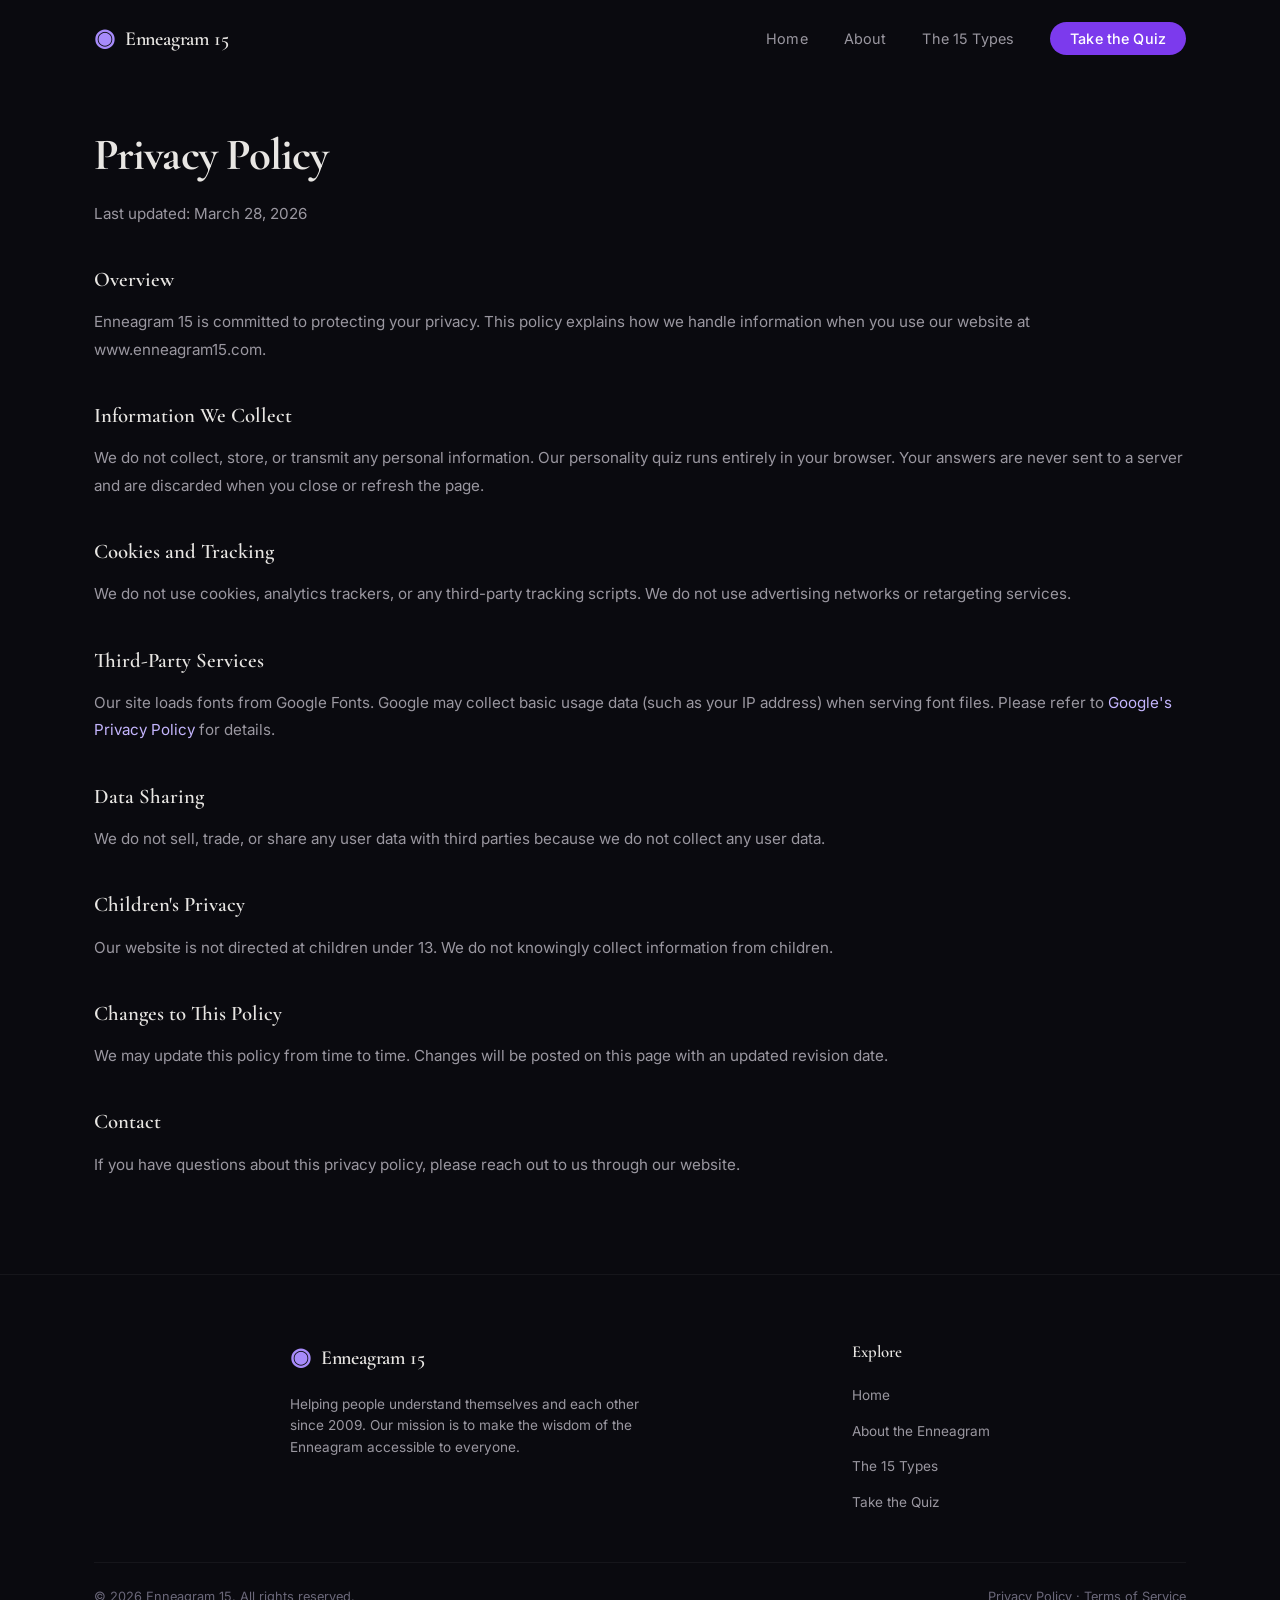
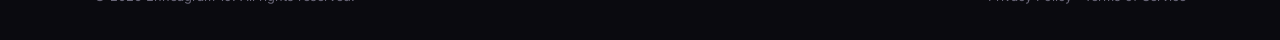
<file: privacy.html>
<!DOCTYPE html>
<html lang="en">
<head>
  <meta charset="UTF-8">
  <meta name="viewport" content="width=device-width, initial-scale=1.0">
  <title>Privacy Policy | Enneagram 15</title>
  <link rel="icon" type="image/svg+xml" href="favicon.svg">
  <link rel="stylesheet" href="styles.css">
  <link rel="preconnect" href="https://fonts.googleapis.com">
  <link href="https://fonts.googleapis.com/css2?family=Cormorant+Garamond:ital,wght@0,400;0,600;0,700;1,400&family=Inter:wght@300;400;500;600&display=swap" rel="stylesheet">
</head>
<body>
  <nav class="navbar">
    <div class="nav-container">
      <a href="index.html" class="nav-logo">
        <div class="logo-symbol">&#9673;</div>
        <span>Enneagram 15</span>
      </a>
      <ul class="nav-links">
        <li><a href="index.html">Home</a></li>
        <li><a href="index.html#about">About</a></li>
        <li><a href="index.html#types">The 15 Types</a></li>
        <li><a href="quiz.html" class="nav-cta">Take the Quiz</a></li>
      </ul>
      <button class="nav-toggle" aria-label="Toggle menu">
        <span></span><span></span><span></span>
      </button>
    </div>
  </nav>

  <main class="legal-page">
    <div class="container">
      <h1>Privacy Policy</h1>
      <p class="legal-updated">Last updated: March 28, 2026</p>

      <h2>Overview</h2>
      <p>Enneagram 15 is committed to protecting your privacy. This policy explains how we handle information when you use our website at www.enneagram15.com.</p>

      <h2>Information We Collect</h2>
      <p>We do not collect, store, or transmit any personal information. Our personality quiz runs entirely in your browser. Your answers are never sent to a server and are discarded when you close or refresh the page.</p>

      <h2>Cookies and Tracking</h2>
      <p>We do not use cookies, analytics trackers, or any third-party tracking scripts. We do not use advertising networks or retargeting services.</p>

      <h2>Third-Party Services</h2>
      <p>Our site loads fonts from Google Fonts. Google may collect basic usage data (such as your IP address) when serving font files. Please refer to <a href="https://policies.google.com/privacy" target="_blank" rel="noopener">Google's Privacy Policy</a> for details.</p>

      <h2>Data Sharing</h2>
      <p>We do not sell, trade, or share any user data with third parties because we do not collect any user data.</p>

      <h2>Children's Privacy</h2>
      <p>Our website is not directed at children under 13. We do not knowingly collect information from children.</p>

      <h2>Changes to This Policy</h2>
      <p>We may update this policy from time to time. Changes will be posted on this page with an updated revision date.</p>

      <h2>Contact</h2>
      <p>If you have questions about this privacy policy, please reach out to us through our website.</p>
    </div>
  </main>

  <footer class="footer">
    <div class="container">
      <div class="footer-grid">
        <div class="footer-brand">
          <div class="nav-logo">
            <div class="logo-symbol">&#9673;</div>
            <span>Enneagram 15</span>
          </div>
          <p>Helping people understand themselves and each other since 2009. Our mission is to make the wisdom of the Enneagram accessible to everyone.</p>
        </div>
        <div class="footer-links">
          <h4>Explore</h4>
          <ul>
            <li><a href="index.html">Home</a></li>
            <li><a href="index.html#about">About the Enneagram</a></li>
            <li><a href="index.html#types">The 15 Types</a></li>
            <li><a href="quiz.html">Take the Quiz</a></li>
          </ul>
        </div>
      </div>
      <div class="footer-bottom">
        <p>&copy; 2026 Enneagram 15. All rights reserved.</p>
        <p><a href="privacy.html">Privacy Policy</a> · <a href="terms.html">Terms of Service</a></p>
      </div>
    </div>
  </footer>

  <script>
    const toggle = document.querySelector('.nav-toggle');
    const navLinks = document.querySelector('.nav-links');
    toggle.addEventListener('click', () => {
      navLinks.classList.toggle('open');
      toggle.classList.toggle('active');
    });
    window.addEventListener('scroll', () => {
      const nav = document.querySelector('.navbar');
      nav.classList.toggle('scrolled', window.scrollY > 50);
    });
  </script>
</body>
</html>
</file>
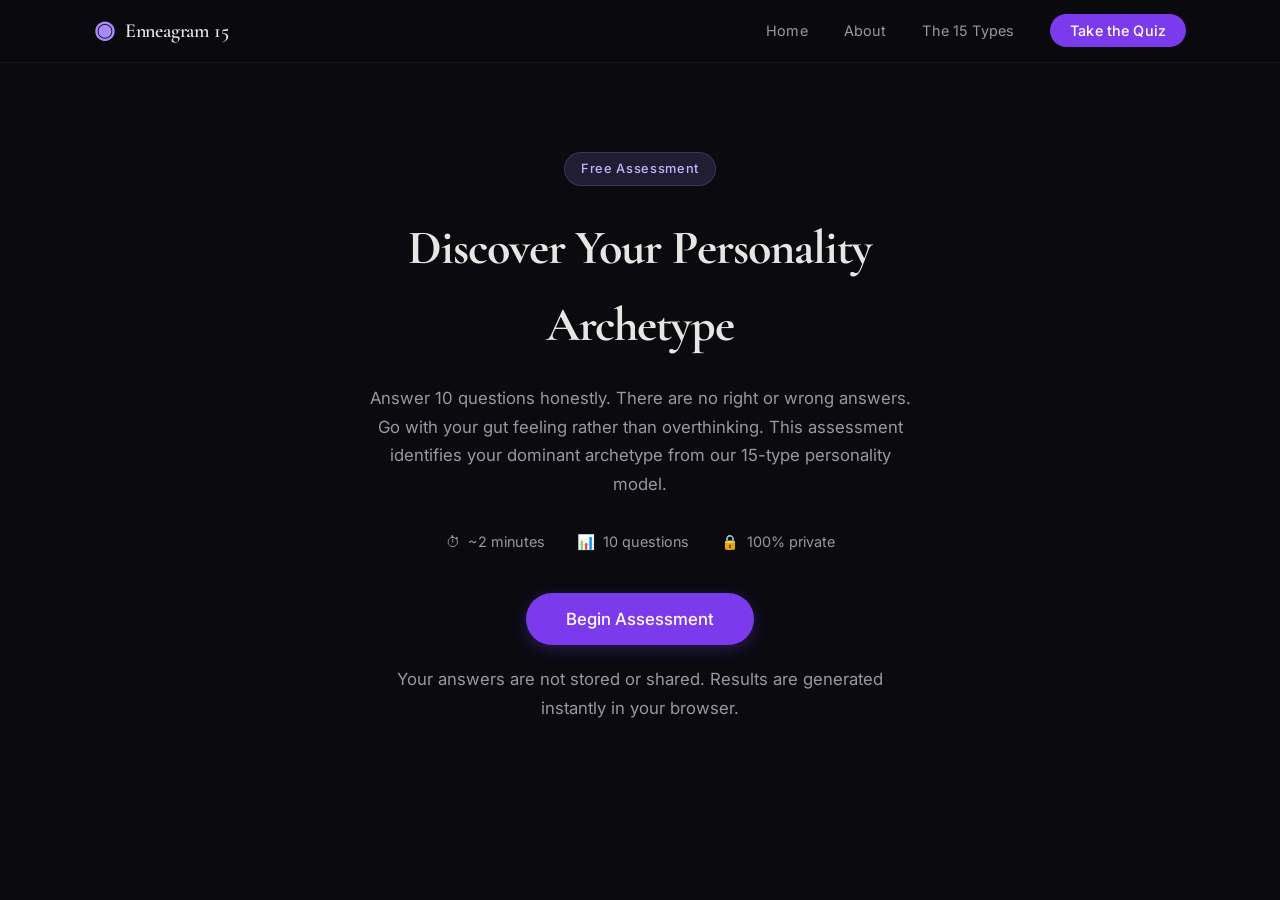
<file: quiz.html>
<!DOCTYPE html>
<html lang="en">
<head>
  <meta charset="UTF-8">
  <meta name="viewport" content="width=device-width, initial-scale=1.0">
  <title>Personality Assessment | Enneagram 15</title>
  <link rel="icon" type="image/svg+xml" href="favicon.svg">
  <link rel="stylesheet" href="styles.css">
  <link rel="preconnect" href="https://fonts.googleapis.com">
  <link href="https://fonts.googleapis.com/css2?family=Cormorant+Garamond:ital,wght@0,400;0,600;0,700;1,400&family=Inter:wght@300;400;500;600&display=swap" rel="stylesheet">
</head>
<body>
  <!-- Navigation -->
  <nav class="navbar scrolled">
    <div class="nav-container">
      <a href="index.html" class="nav-logo">
        <div class="logo-symbol">◉</div>
        <span>Enneagram 15</span>
      </a>
      <ul class="nav-links">
        <li><a href="index.html">Home</a></li>
        <li><a href="index.html#about">About</a></li>
        <li><a href="index.html#types">The 15 Types</a></li>
        <li><a href="quiz.html" class="nav-cta active">Take the Quiz</a></li>
      </ul>
      <button class="nav-toggle" aria-label="Toggle menu">
        <span></span><span></span><span></span>
      </button>
    </div>
  </nav>

  <!-- Quiz Container -->
  <main class="quiz-page">

    <!-- Intro Screen -->
    <div id="quiz-intro" class="quiz-screen active">
      <div class="quiz-intro-content">
        <div class="quiz-badge">Free Assessment</div>
        <h1>Discover Your Personality Archetype</h1>
        <p>Answer 10 questions honestly. There are no right or wrong answers. Go with your gut feeling rather than overthinking. This assessment identifies your dominant archetype from our 15-type personality model.</p>
        <div class="quiz-meta">
          <div class="meta-item">
            <span class="meta-icon">⏱</span>
            <span>~2 minutes</span>
          </div>
          <div class="meta-item">
            <span class="meta-icon">📊</span>
            <span>10 questions</span>
          </div>
          <div class="meta-item">
            <span class="meta-icon">🔒</span>
            <span>100% private</span>
          </div>
        </div>
        <button class="btn btn-primary btn-lg" onclick="startQuiz()">Begin Assessment</button>
        <p class="quiz-disclaimer">Your answers are not stored or shared. Results are generated instantly in your browser.</p>
      </div>
    </div>

    <!-- Question Screen -->
    <div id="quiz-questions" class="quiz-screen">
      <div class="quiz-progress-bar">
        <div class="progress-fill" id="progress-fill"></div>
      </div>
      <div class="quiz-progress-text">
        <span>Question <span id="q-current">1</span> of <span id="q-total">12</span></span>
        <span id="progress-pct">0%</span>
      </div>

      <div class="question-container" id="question-container">
        <h2 class="question-text" id="question-text"></h2>
        <div class="answers-grid" id="answers-grid"></div>
      </div>

      <p class="answer-hint" id="answer-hint">Please select an answer to continue</p>
      <div class="quiz-nav">
        <button class="btn btn-ghost" id="btn-back" onclick="prevQuestion()" disabled>← Back</button>
        <button class="btn btn-primary" id="btn-next" onclick="nextQuestion()">Next →</button>
      </div>
    </div>

    <!-- Loading Screen -->
    <div id="quiz-loading" class="quiz-screen">
      <div class="loading-content">
        <div class="loading-spinner">
          <div class="spinner-ring"></div>
          <div class="spinner-ring"></div>
          <div class="spinner-ring"></div>
        </div>
        <h2>Analyzing Your Responses</h2>
        <p class="loading-step" id="loading-step">Mapping personality dimensions...</p>
        <div class="loading-bar">
          <div class="loading-bar-fill" id="loading-bar-fill"></div>
        </div>
      </div>
    </div>

    <!-- Results Screen -->
    <div id="quiz-results" class="quiz-screen">
      <div class="results-content">
        <div class="results-header">
          <p class="results-eyebrow">Your Personality Archetype</p>
          <h1 id="result-type-name"></h1>
          <div class="result-type-badge" id="result-type-badge"></div>
        </div>

        <div class="results-body">
          <div class="result-summary" id="result-summary"></div>

          <div class="result-traits">
            <h3>Core Traits</h3>
            <div class="traits-grid" id="traits-grid"></div>
          </div>

          <div class="result-details-grid">
            <div class="result-detail-card">
              <h4>Strengths</h4>
              <ul id="result-strengths"></ul>
            </div>
            <div class="result-detail-card">
              <h4>Blind Spots</h4>
              <ul id="result-blindspots"></ul>
            </div>
          </div>

          <div class="result-compat">
            <h3>Relationship Dynamics</h3>
            <p id="result-compat-text"></p>
          </div>

          <div class="result-growth">
            <h3>Growth Path</h3>
            <p id="result-growth-text"></p>
          </div>
        </div>

        <div class="results-actions">
          <button class="btn btn-primary" onclick="retakeQuiz()">Retake Assessment</button>
          <button class="btn btn-secondary" onclick="shareResults()">Share Results</button>
        </div>

        <div class="results-footer">
          <p>Want to go deeper? Explore <a href="index.html#types">all 15 types</a> to learn about every archetype.</p>
        </div>
      </div>
    </div>

  </main>

  <script src="quiz.js"></script>
  <script>
    // Mobile nav toggle
    const toggle = document.querySelector('.nav-toggle');
    const navLinks = document.querySelector('.nav-links');
    toggle.addEventListener('click', () => {
      navLinks.classList.toggle('open');
      toggle.classList.toggle('active');
    });
  </script>
</body>
</html>
</file>
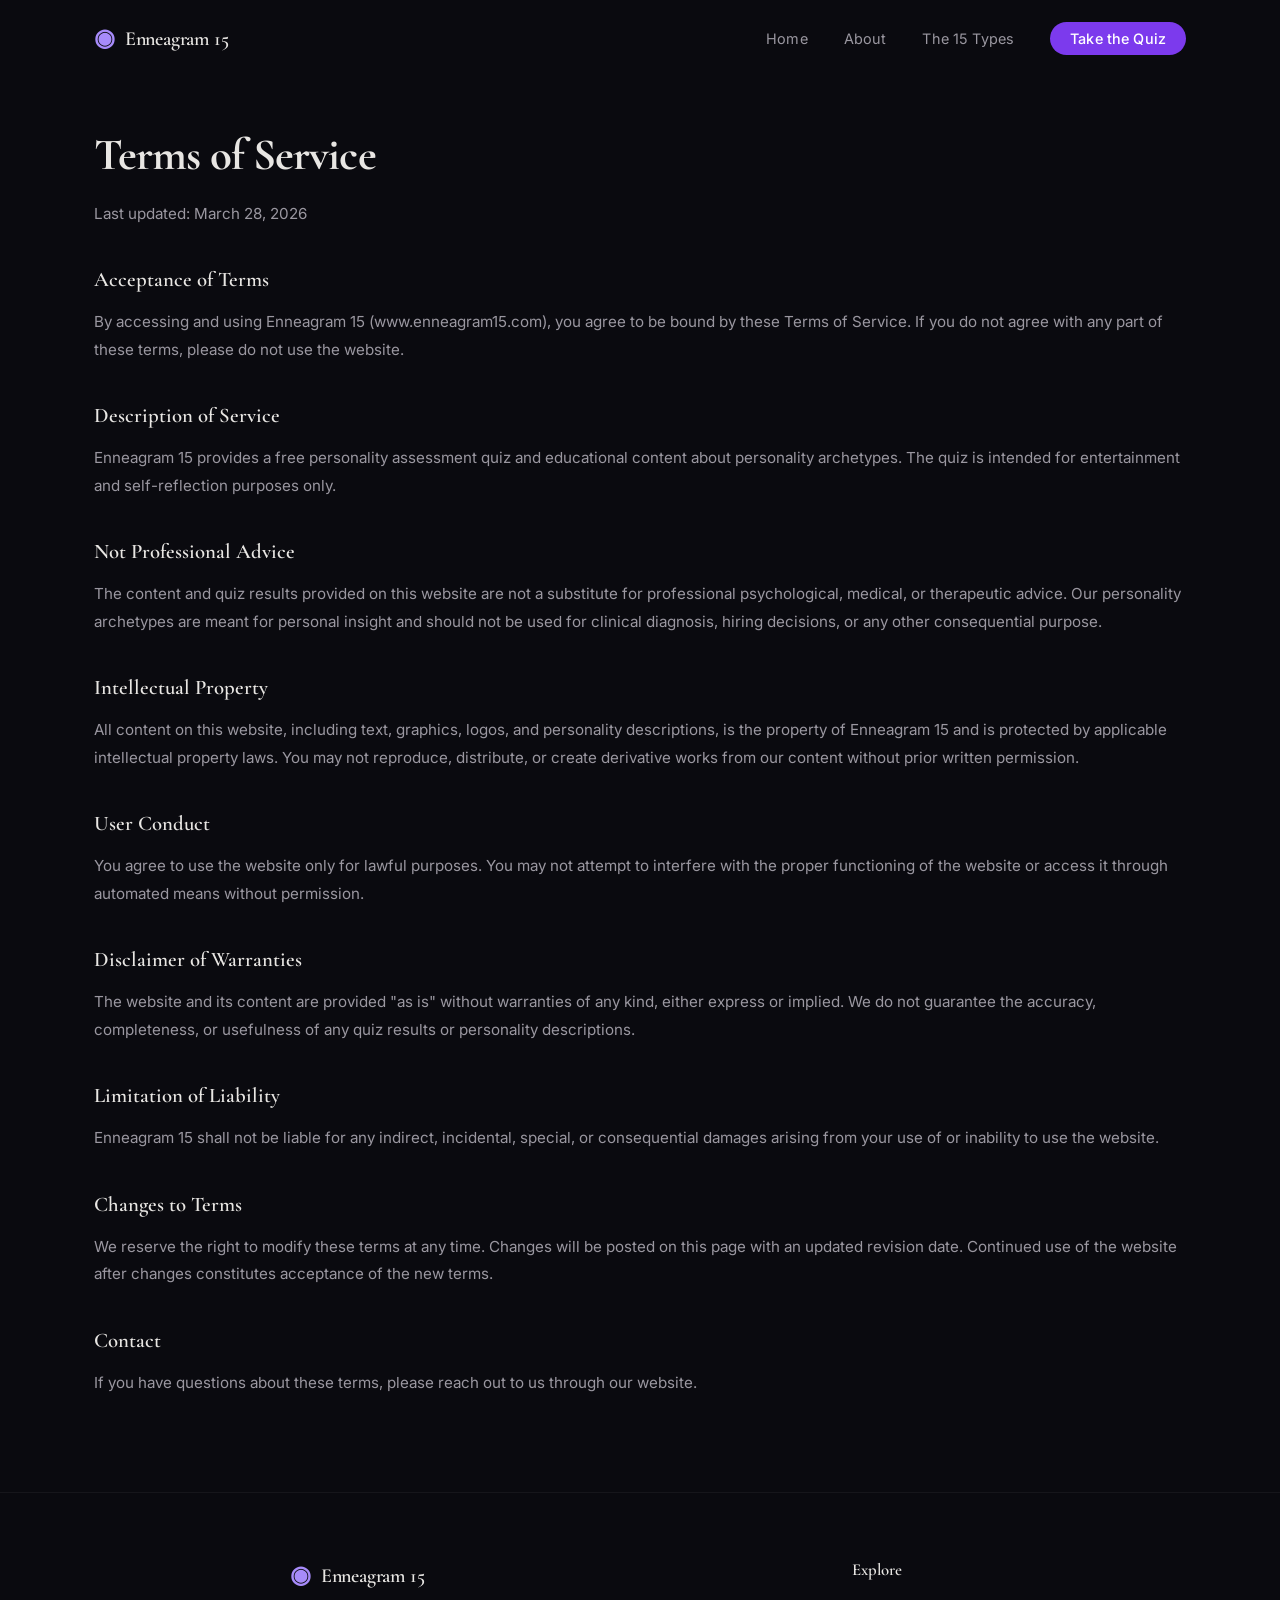
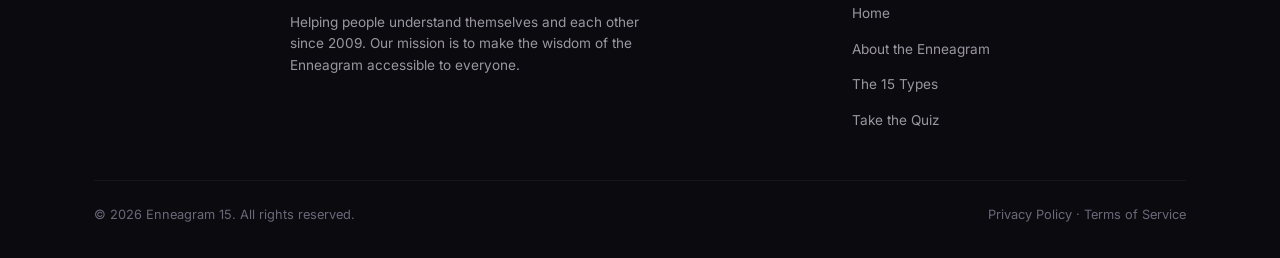
<file: terms.html>
<!DOCTYPE html>
<html lang="en">
<head>
  <meta charset="UTF-8">
  <meta name="viewport" content="width=device-width, initial-scale=1.0">
  <title>Terms of Service | Enneagram 15</title>
  <link rel="icon" type="image/svg+xml" href="favicon.svg">
  <link rel="stylesheet" href="styles.css">
  <link rel="preconnect" href="https://fonts.googleapis.com">
  <link href="https://fonts.googleapis.com/css2?family=Cormorant+Garamond:ital,wght@0,400;0,600;0,700;1,400&family=Inter:wght@300;400;500;600&display=swap" rel="stylesheet">
</head>
<body>
  <nav class="navbar">
    <div class="nav-container">
      <a href="index.html" class="nav-logo">
        <div class="logo-symbol">&#9673;</div>
        <span>Enneagram 15</span>
      </a>
      <ul class="nav-links">
        <li><a href="index.html">Home</a></li>
        <li><a href="index.html#about">About</a></li>
        <li><a href="index.html#types">The 15 Types</a></li>
        <li><a href="quiz.html" class="nav-cta">Take the Quiz</a></li>
      </ul>
      <button class="nav-toggle" aria-label="Toggle menu">
        <span></span><span></span><span></span>
      </button>
    </div>
  </nav>

  <main class="legal-page">
    <div class="container">
      <h1>Terms of Service</h1>
      <p class="legal-updated">Last updated: March 28, 2026</p>

      <h2>Acceptance of Terms</h2>
      <p>By accessing and using Enneagram 15 (www.enneagram15.com), you agree to be bound by these Terms of Service. If you do not agree with any part of these terms, please do not use the website.</p>

      <h2>Description of Service</h2>
      <p>Enneagram 15 provides a free personality assessment quiz and educational content about personality archetypes. The quiz is intended for entertainment and self-reflection purposes only.</p>

      <h2>Not Professional Advice</h2>
      <p>The content and quiz results provided on this website are not a substitute for professional psychological, medical, or therapeutic advice. Our personality archetypes are meant for personal insight and should not be used for clinical diagnosis, hiring decisions, or any other consequential purpose.</p>

      <h2>Intellectual Property</h2>
      <p>All content on this website, including text, graphics, logos, and personality descriptions, is the property of Enneagram 15 and is protected by applicable intellectual property laws. You may not reproduce, distribute, or create derivative works from our content without prior written permission.</p>

      <h2>User Conduct</h2>
      <p>You agree to use the website only for lawful purposes. You may not attempt to interfere with the proper functioning of the website or access it through automated means without permission.</p>

      <h2>Disclaimer of Warranties</h2>
      <p>The website and its content are provided "as is" without warranties of any kind, either express or implied. We do not guarantee the accuracy, completeness, or usefulness of any quiz results or personality descriptions.</p>

      <h2>Limitation of Liability</h2>
      <p>Enneagram 15 shall not be liable for any indirect, incidental, special, or consequential damages arising from your use of or inability to use the website.</p>

      <h2>Changes to Terms</h2>
      <p>We reserve the right to modify these terms at any time. Changes will be posted on this page with an updated revision date. Continued use of the website after changes constitutes acceptance of the new terms.</p>

      <h2>Contact</h2>
      <p>If you have questions about these terms, please reach out to us through our website.</p>
    </div>
  </main>

  <footer class="footer">
    <div class="container">
      <div class="footer-grid">
        <div class="footer-brand">
          <div class="nav-logo">
            <div class="logo-symbol">&#9673;</div>
            <span>Enneagram 15</span>
          </div>
          <p>Helping people understand themselves and each other since 2009. Our mission is to make the wisdom of the Enneagram accessible to everyone.</p>
        </div>
        <div class="footer-links">
          <h4>Explore</h4>
          <ul>
            <li><a href="index.html">Home</a></li>
            <li><a href="index.html#about">About the Enneagram</a></li>
            <li><a href="index.html#types">The 15 Types</a></li>
            <li><a href="quiz.html">Take the Quiz</a></li>
          </ul>
        </div>
      </div>
      <div class="footer-bottom">
        <p>&copy; 2026 Enneagram 15. All rights reserved.</p>
        <p><a href="privacy.html">Privacy Policy</a> · <a href="terms.html">Terms of Service</a></p>
      </div>
    </div>
  </footer>

  <script>
    const toggle = document.querySelector('.nav-toggle');
    const navLinks = document.querySelector('.nav-links');
    toggle.addEventListener('click', () => {
      navLinks.classList.toggle('open');
      toggle.classList.toggle('active');
    });
    window.addEventListener('scroll', () => {
      const nav = document.querySelector('.navbar');
      nav.classList.toggle('scrolled', window.scrollY > 50);
    });
  </script>
</body>
</html>
</file>
<file: styles.css>
/* ============================================
   CSS Variables & Reset
   ============================================ */
:root {
  --bg: #0a0a0f;
  --bg-surface: #12121a;
  --bg-card: #1a1a26;
  --bg-card-hover: #22223a;
  --text: #e8e6e3;
  --text-muted: #9a97a0;
  --text-dim: #6b687a;
  --accent: #a78bfa;
  --accent-light: #c4b5fd;
  --accent-dark: #7c3aed;
  --accent-glow: rgba(167, 139, 250, 0.15);
  --gold: #f5c542;
  --success: #34d399;
  --font-display: 'Cormorant Garamond', Georgia, serif;
  --font-body: 'Inter', -apple-system, sans-serif;
  --radius: 12px;
  --radius-sm: 8px;
  --radius-lg: 20px;
  --shadow: 0 4px 24px rgba(0,0,0,0.3);
  --shadow-lg: 0 12px 48px rgba(0,0,0,0.4);
  --transition: 0.3s cubic-bezier(0.4, 0, 0.2, 1);
}

*, *::before, *::after {
  margin: 0;
  padding: 0;
  box-sizing: border-box;
}

html {
  scroll-behavior: smooth;
  -webkit-font-smoothing: antialiased;
}

body {
  font-family: var(--font-body);
  background: var(--bg);
  color: var(--text);
  line-height: 1.6;
  overflow-x: hidden;
}

a {
  color: var(--accent-light);
  text-decoration: none;
  transition: color var(--transition);
}
a:hover { color: var(--accent); }

img { max-width: 100%; display: block; }

.container {
  max-width: 1140px;
  margin: 0 auto;
  padding: 0 24px;
}

/* ============================================
   Navigation
   ============================================ */
.navbar {
  position: fixed;
  top: 0;
  left: 0;
  right: 0;
  z-index: 1000;
  padding: 20px 0;
  transition: all var(--transition);
}

.navbar.scrolled {
  background: rgba(10, 10, 15, 0.92);
  backdrop-filter: blur(20px);
  -webkit-backdrop-filter: blur(20px);
  padding: 12px 0;
  border-bottom: 1px solid rgba(255,255,255,0.05);
}

.nav-container {
  max-width: 1140px;
  margin: 0 auto;
  padding: 0 24px;
  display: flex;
  align-items: center;
  justify-content: space-between;
}

.nav-logo {
  display: flex;
  align-items: center;
  gap: 10px;
  color: var(--text);
  font-family: var(--font-display);
  font-size: 1.25rem;
  font-weight: 600;
  letter-spacing: -0.01em;
}

.logo-symbol {
  font-size: 1.5rem;
  color: var(--accent);
}

.nav-links {
  display: flex;
  align-items: center;
  gap: 36px;
  list-style: none;
}

.nav-links a {
  color: var(--text-muted);
  font-size: 0.9rem;
  font-weight: 400;
  letter-spacing: 0.01em;
  transition: color var(--transition);
}

.nav-links a:hover,
.nav-links a.active {
  color: var(--text);
}

.nav-cta {
  background: var(--accent-dark);
  color: white !important;
  padding: 8px 20px;
  border-radius: 100px;
  font-weight: 500 !important;
  transition: all var(--transition) !important;
}

.nav-cta:hover {
  background: var(--accent);
  color: var(--bg) !important;
  transform: translateY(-1px);
}

.nav-toggle {
  display: none;
  flex-direction: column;
  gap: 5px;
  background: none;
  border: none;
  cursor: pointer;
  padding: 4px;
}

.nav-toggle span {
  display: block;
  width: 24px;
  height: 2px;
  background: var(--text);
  transition: all var(--transition);
}

.nav-toggle.active span:nth-child(1) { transform: rotate(45deg) translate(5px, 5px); }
.nav-toggle.active span:nth-child(2) { opacity: 0; }
.nav-toggle.active span:nth-child(3) { transform: rotate(-45deg) translate(5px, -5px); }

@media (max-width: 768px) {
  .nav-toggle { display: flex; }
  .nav-links {
    position: fixed;
    top: 0;
    right: -100%;
    width: 280px;
    height: 100vh;
    background: var(--bg-surface);
    flex-direction: column;
    padding: 80px 32px 32px;
    gap: 24px;
    transition: right var(--transition);
    border-left: 1px solid rgba(255,255,255,0.05);
  }
  .nav-links.open { right: 0; }
  .nav-cta { text-align: center; display: block; }
}

/* ============================================
   Buttons
   ============================================ */
.btn {
  display: inline-flex;
  align-items: center;
  justify-content: center;
  padding: 12px 28px;
  border-radius: 100px;
  font-family: var(--font-body);
  font-size: 0.95rem;
  font-weight: 500;
  cursor: pointer;
  border: none;
  transition: all var(--transition);
  text-decoration: none;
  gap: 8px;
}

.btn-primary {
  background: var(--accent-dark);
  color: white;
  box-shadow: 0 4px 16px rgba(124, 58, 237, 0.3);
}
.btn-primary:hover {
  background: var(--accent);
  color: var(--bg);
  transform: translateY(-2px);
  box-shadow: 0 8px 32px rgba(124, 58, 237, 0.4);
}

.btn-secondary {
  background: transparent;
  color: var(--text);
  border: 1px solid rgba(255,255,255,0.15);
}
.btn-secondary:hover {
  border-color: var(--accent);
  color: var(--accent-light);
  background: var(--accent-glow);
}

.btn-ghost {
  background: transparent;
  color: var(--text-muted);
  padding: 12px 20px;
}
.btn-ghost:hover { color: var(--text); }
.btn-ghost:disabled { opacity: 0.3; cursor: not-allowed; }
.btn-ghost:disabled:hover { color: var(--text-muted); }

.btn-lg {
  padding: 16px 40px;
  font-size: 1.05rem;
}

/* ============================================
   Hero Section
   ============================================ */
.hero {
  position: relative;
  min-height: 100vh;
  display: flex;
  align-items: center;
  justify-content: center;
  text-align: center;
  overflow: hidden;
  padding: 120px 24px 80px;
}

.hero-bg {
  position: absolute;
  inset: 0;
  background: radial-gradient(ellipse at 50% 30%, rgba(124, 58, 237, 0.12) 0%, transparent 60%),
              radial-gradient(ellipse at 80% 80%, rgba(167, 139, 250, 0.06) 0%, transparent 40%),
              var(--bg);
}

.enneagram-symbol {
  position: absolute;
  top: 50%;
  left: 50%;
  transform: translate(-50%, -50%);
  width: min(500px, 80vw);
  height: min(500px, 80vw);
  animation: rotate-slow 120s linear infinite;
}

@keyframes rotate-slow {
  to { transform: translate(-50%, -50%) rotate(360deg); }
}

.hero-content {
  position: relative;
  z-index: 1;
  max-width: 720px;
}

.hero-eyebrow {
  font-size: 0.8rem;
  letter-spacing: 0.15em;
  text-transform: uppercase;
  color: var(--accent-light);
  margin-bottom: 24px;
  font-weight: 500;
}

.hero h1 {
  font-family: var(--font-display);
  font-size: clamp(2.5rem, 6vw, 4.2rem);
  font-weight: 700;
  line-height: 1.1;
  margin-bottom: 24px;
  letter-spacing: -0.02em;
}

.hero-sub {
  font-size: 1.1rem;
  color: var(--text-muted);
  line-height: 1.7;
  margin-bottom: 40px;
  max-width: 560px;
  margin-left: auto;
  margin-right: auto;
}

.hero-sub em {
  color: var(--accent-light);
  font-style: italic;
}

.hero-actions {
  display: flex;
  gap: 16px;
  justify-content: center;
  flex-wrap: wrap;
  margin-bottom: 60px;
}

.hero-stats {
  display: flex;
  align-items: center;
  justify-content: center;
  gap: 32px;
  flex-wrap: wrap;
}

.stat {
  display: flex;
  flex-direction: column;
  gap: 4px;
}

.stat-num {
  font-family: var(--font-display);
  font-size: 1.8rem;
  font-weight: 700;
  color: var(--text);
}

.stat-label {
  font-size: 0.75rem;
  color: var(--text-dim);
  text-transform: uppercase;
  letter-spacing: 0.1em;
}

.stat-divider {
  width: 1px;
  height: 40px;
  background: rgba(255,255,255,0.1);
}

/* ============================================
   Sections (General)
   ============================================ */
.section {
  padding: 100px 0;
}

.section-header {
  text-align: center;
  margin-bottom: 60px;
}

.section-eyebrow {
  font-size: 0.8rem;
  letter-spacing: 0.15em;
  text-transform: uppercase;
  color: var(--accent);
  margin-bottom: 12px;
  font-weight: 500;
}

.section-header h2 {
  font-family: var(--font-display);
  font-size: clamp(2rem, 4vw, 3rem);
  font-weight: 700;
  letter-spacing: -0.02em;
  margin-bottom: 16px;
}

.section-desc {
  color: var(--text-muted);
  max-width: 560px;
  margin: 0 auto;
  font-size: 1.05rem;
}

/* ============================================
   About Section
   ============================================ */
.about-section {
  background: var(--bg-surface);
}

.about-grid {
  display: grid;
  grid-template-columns: repeat(auto-fit, minmax(240px, 1fr));
  gap: 24px;
}

.about-card {
  background: var(--bg-card);
  border: 1px solid rgba(255,255,255,0.05);
  border-radius: var(--radius);
  padding: 32px;
  transition: all var(--transition);
}

.about-card:hover {
  background: var(--bg-card-hover);
  border-color: rgba(167, 139, 250, 0.15);
  transform: translateY(-4px);
}

.about-icon {
  font-size: 2rem;
  margin-bottom: 16px;
}

.about-card h3 {
  font-family: var(--font-display);
  font-size: 1.3rem;
  margin-bottom: 10px;
  font-weight: 600;
}

.about-card p {
  color: var(--text-muted);
  font-size: 0.9rem;
  line-height: 1.6;
}

/* ============================================
   Types Section
   ============================================ */
.types-grid {
  display: grid;
  grid-template-columns: repeat(auto-fit, minmax(200px, 1fr));
  gap: 16px;
}

.type-card {
  background: var(--bg-card);
  border: 1px solid rgba(255,255,255,0.05);
  border-radius: var(--radius);
  padding: 28px 24px;
  transition: all var(--transition);
  position: relative;
  overflow: hidden;
}

.type-card::before {
  content: '';
  position: absolute;
  top: 0;
  left: 0;
  right: 0;
  height: 3px;
  background: var(--accent, var(--accent-dark));
  opacity: 0;
  transition: opacity var(--transition);
}

.type-card:hover {
  background: var(--bg-card-hover);
  transform: translateY(-4px);
  border-color: rgba(255,255,255,0.1);
}

.type-card:hover::before {
  opacity: 1;
}

.type-num {
  display: inline-flex;
  align-items: center;
  justify-content: center;
  width: 36px;
  height: 36px;
  border-radius: 50%;
  background: rgba(255,255,255,0.05);
  color: var(--accent, var(--accent-light));
  font-family: var(--font-display);
  font-size: 1.1rem;
  font-weight: 700;
  margin-bottom: 14px;
}

.type-card h4 {
  font-family: var(--font-display);
  font-size: 1.15rem;
  margin-bottom: 8px;
  font-weight: 600;
}

.type-card p {
  color: var(--text-muted);
  font-size: 0.82rem;
  line-height: 1.5;
}

/* ============================================
   CTA Section
   ============================================ */
.cta-section {
  padding: 60px 0;
}

.cta-box {
  background: linear-gradient(135deg, rgba(124, 58, 237, 0.15) 0%, rgba(167, 139, 250, 0.05) 100%);
  border: 1px solid rgba(167, 139, 250, 0.2);
  border-radius: var(--radius-lg);
  padding: 64px 48px;
  text-align: center;
}

.cta-box h2 {
  font-family: var(--font-display);
  font-size: clamp(1.8rem, 3.5vw, 2.5rem);
  font-weight: 700;
  margin-bottom: 16px;
}

.cta-box p {
  color: var(--text-muted);
  margin-bottom: 32px;
  max-width: 480px;
  margin-left: auto;
  margin-right: auto;
}

.cta-note {
  font-size: 0.8rem;
  color: var(--text-dim) !important;
  margin-top: 16px !important;
  margin-bottom: 0 !important;
}

/* ============================================
   Testimonials Section
   ============================================ */
.testimonials-section {
  background: var(--bg-surface);
}

.testimonials-grid {
  display: grid;
  grid-template-columns: repeat(auto-fit, minmax(300px, 1fr));
  gap: 24px;
}

.testimonial-card {
  background: var(--bg-card);
  border: 1px solid rgba(255,255,255,0.05);
  border-radius: var(--radius);
  padding: 32px;
}

.testimonial-stars {
  color: var(--gold);
  font-size: 1rem;
  margin-bottom: 16px;
  letter-spacing: 2px;
}

.testimonial-card p {
  color: var(--text-muted);
  font-size: 0.95rem;
  line-height: 1.7;
  margin-bottom: 24px;
  font-style: italic;
}

.testimonial-author {
  display: flex;
  align-items: center;
  gap: 12px;
}

.author-avatar {
  width: 40px;
  height: 40px;
  border-radius: 50%;
  background: var(--accent-dark);
  color: white;
  display: flex;
  align-items: center;
  justify-content: center;
  font-size: 0.75rem;
  font-weight: 600;
}

.testimonial-author strong {
  display: block;
  font-size: 0.9rem;
}

.testimonial-author span {
  font-size: 0.8rem;
  color: var(--text-dim);
}

/* ============================================
   Footer
   ============================================ */
.footer {
  border-top: 1px solid rgba(255,255,255,0.05);
  padding: 64px 0 32px;
}

.footer-grid {
  display: flex;
  justify-content: space-between;
  align-items: flex-start;
  gap: 48px;
  max-width: 700px;
  margin: 0 auto 48px;
}

.footer-brand {
  max-width: 360px;
}

@media (max-width: 480px) {
  .footer-grid {
    flex-direction: column;
    gap: 32px;
  }
}

.footer-brand p {
  color: var(--text-muted);
  font-size: 0.85rem;
  margin-top: 16px;
  line-height: 1.6;
}

.footer-links h4 {
  font-family: var(--font-display);
  font-size: 1.05rem;
  margin-bottom: 16px;
  font-weight: 600;
}

.footer-links ul {
  list-style: none;
  display: flex;
  flex-direction: column;
  gap: 10px;
}

.footer-links a {
  color: var(--text-muted);
  font-size: 0.85rem;
}
.footer-links a:hover { color: var(--text); }

.footer-bottom {
  border-top: 1px solid rgba(255,255,255,0.05);
  padding-top: 24px;
  display: flex;
  justify-content: space-between;
  flex-wrap: wrap;
  gap: 12px;
}

.footer-bottom p {
  font-size: 0.8rem;
  color: var(--text-dim);
}

.footer-bottom a { color: var(--text-dim); }
.footer-bottom a:hover { color: var(--text-muted); }

/* ============================================
   Quiz Page
   ============================================ */
.quiz-page {
  min-height: 100vh;
  padding-top: 72px;
}

.quiz-screen {
  display: none;
  animation: fadeIn 0.5s ease;
}

.quiz-screen.active {
  display: block;
}

@keyframes fadeIn {
  from { opacity: 0; transform: translateY(12px); }
  to { opacity: 1; transform: translateY(0); }
}

/* Quiz Intro */
.quiz-intro-content {
  max-width: 600px;
  margin: 0 auto;
  text-align: center;
  padding: 80px 24px;
}

.quiz-badge {
  display: inline-block;
  background: var(--accent-glow);
  border: 1px solid rgba(167, 139, 250, 0.2);
  color: var(--accent-light);
  padding: 6px 16px;
  border-radius: 100px;
  font-size: 0.8rem;
  font-weight: 500;
  letter-spacing: 0.05em;
  margin-bottom: 24px;
}

.quiz-intro-content h1 {
  font-family: var(--font-display);
  font-size: clamp(2rem, 5vw, 3rem);
  font-weight: 700;
  margin-bottom: 20px;
  letter-spacing: -0.02em;
}

.quiz-intro-content > p {
  color: var(--text-muted);
  font-size: 1.05rem;
  line-height: 1.7;
  margin-bottom: 32px;
}

.quiz-meta {
  display: flex;
  justify-content: center;
  gap: 32px;
  margin-bottom: 40px;
  flex-wrap: wrap;
}

.meta-item {
  display: flex;
  align-items: center;
  gap: 8px;
  color: var(--text-muted);
  font-size: 0.9rem;
}

.quiz-disclaimer {
  font-size: 0.78rem;
  color: var(--text-dim);
  margin-top: 20px;
}

/* Quiz Progress */
.quiz-progress-bar {
  height: 3px;
  background: rgba(255,255,255,0.05);
  position: sticky;
  top: 72px;
  z-index: 10;
}

.progress-fill {
  height: 100%;
  background: linear-gradient(90deg, var(--accent-dark), var(--accent));
  transition: width 0.4s ease;
  width: 0%;
  border-radius: 0 2px 2px 0;
}

.quiz-progress-text {
  display: flex;
  justify-content: space-between;
  max-width: 680px;
  margin: 0 auto;
  padding: 16px 24px 0;
  font-size: 0.8rem;
  color: var(--text-dim);
}

/* Question Container */
.question-container {
  max-width: 680px;
  margin: 0 auto;
  padding: 40px 24px 20px;
}

.question-text {
  font-family: var(--font-display);
  font-size: clamp(1.4rem, 3vw, 1.9rem);
  font-weight: 600;
  margin-bottom: 32px;
  line-height: 1.3;
  text-align: center;
}

.answers-grid {
  display: flex;
  flex-direction: column;
  gap: 12px;
}

.answer-option {
  background: var(--bg-card);
  border: 1px solid rgba(255,255,255,0.07);
  border-radius: var(--radius);
  padding: 18px 24px;
  cursor: pointer;
  transition: all var(--transition);
  display: flex;
  align-items: center;
  gap: 16px;
  text-align: left;
  font-family: var(--font-body);
  font-size: 0.95rem;
  color: var(--text);
  width: 100%;
}

.answer-option:hover {
  background: var(--bg-card-hover);
  border-color: rgba(167, 139, 250, 0.2);
}

.answer-option.selected {
  background: rgba(124, 58, 237, 0.12);
  border-color: var(--accent);
  color: var(--text);
}

.answer-letter {
  display: flex;
  align-items: center;
  justify-content: center;
  width: 32px;
  height: 32px;
  border-radius: 8px;
  background: rgba(255,255,255,0.05);
  color: var(--text-muted);
  font-size: 0.8rem;
  font-weight: 600;
  flex-shrink: 0;
  transition: all var(--transition);
}

.answer-option.selected .answer-letter {
  background: var(--accent-dark);
  color: white;
}

.answer-option-text {
  flex: 1;
}

/* Answer Hint */
.answer-hint {
  max-width: 680px;
  margin: 0 auto;
  padding: 0 24px;
  text-align: center;
  font-size: 0.85rem;
  color: #f87171;
  opacity: 0;
  transition: opacity 0.3s ease;
  pointer-events: none;
}

.answer-hint.visible {
  opacity: 1;
}

/* Shake Animation */
.answers-grid.shake {
  animation: shake 0.4s ease;
}

@keyframes shake {
  0%, 100% { transform: translateX(0); }
  20% { transform: translateX(-6px); }
  40% { transform: translateX(6px); }
  60% { transform: translateX(-4px); }
  80% { transform: translateX(4px); }
}

/* Quiz Nav */
.quiz-nav {
  display: flex;
  justify-content: space-between;
  max-width: 680px;
  margin: 0 auto;
  padding: 8px 24px 48px;
}

/* Loading Screen */
.loading-content {
  display: flex;
  flex-direction: column;
  align-items: center;
  justify-content: center;
  min-height: calc(100vh - 72px);
  padding: 24px;
  text-align: center;
}

.loading-spinner {
  position: relative;
  width: 80px;
  height: 80px;
  margin-bottom: 32px;
}

.spinner-ring {
  position: absolute;
  inset: 0;
  border: 2px solid transparent;
  border-top-color: var(--accent);
  border-radius: 50%;
  animation: spin 1.2s linear infinite;
}

.spinner-ring:nth-child(2) {
  inset: 8px;
  border-top-color: var(--accent-light);
  animation-duration: 1.8s;
  animation-direction: reverse;
}

.spinner-ring:nth-child(3) {
  inset: 16px;
  border-top-color: var(--accent-dark);
  animation-duration: 2.4s;
}

@keyframes spin {
  to { transform: rotate(360deg); }
}

.loading-content h2 {
  font-family: var(--font-display);
  font-size: 1.8rem;
  margin-bottom: 12px;
}

.loading-step {
  color: var(--text-muted);
  font-size: 0.9rem;
  margin-bottom: 32px;
  min-height: 1.4em;
}

.loading-bar {
  width: 240px;
  height: 4px;
  background: rgba(255,255,255,0.05);
  border-radius: 2px;
  overflow: hidden;
}

.loading-bar-fill {
  height: 100%;
  background: linear-gradient(90deg, var(--accent-dark), var(--accent));
  width: 0%;
  transition: width 0.3s ease;
}

/* Results Screen */
.results-content {
  max-width: 720px;
  margin: 0 auto;
  padding: 60px 24px 80px;
}

.results-header {
  text-align: center;
  margin-bottom: 48px;
}

.results-eyebrow {
  font-size: 0.8rem;
  letter-spacing: 0.15em;
  text-transform: uppercase;
  color: var(--accent);
  margin-bottom: 12px;
  font-weight: 500;
}

.results-header h1 {
  font-family: var(--font-display);
  font-size: clamp(2.2rem, 5vw, 3.2rem);
  font-weight: 700;
  margin-bottom: 16px;
  letter-spacing: -0.02em;
}

.result-type-badge {
  display: inline-block;
  background: var(--accent-glow);
  border: 1px solid rgba(167, 139, 250, 0.2);
  color: var(--accent-light);
  padding: 6px 20px;
  border-radius: 100px;
  font-size: 0.85rem;
  font-weight: 500;
}

.results-body {
  display: flex;
  flex-direction: column;
  gap: 40px;
  margin-bottom: 48px;
}

.result-summary {
  background: var(--bg-card);
  border: 1px solid rgba(255,255,255,0.05);
  border-radius: var(--radius);
  padding: 28px;
  color: var(--text-muted);
  font-size: 1.02rem;
  line-height: 1.8;
}

.result-traits h3,
.result-compat h3,
.result-growth h3 {
  font-family: var(--font-display);
  font-size: 1.3rem;
  margin-bottom: 16px;
  font-weight: 600;
}

.traits-grid {
  display: flex;
  flex-wrap: wrap;
  gap: 10px;
}

.trait-tag {
  background: var(--bg-card);
  border: 1px solid rgba(255,255,255,0.07);
  padding: 8px 18px;
  border-radius: 100px;
  font-size: 0.85rem;
  color: var(--text-muted);
}

.result-details-grid {
  display: grid;
  grid-template-columns: 1fr 1fr;
  gap: 20px;
}

@media (max-width: 540px) {
  .result-details-grid { grid-template-columns: 1fr; }
}

.result-detail-card {
  background: var(--bg-card);
  border: 1px solid rgba(255,255,255,0.05);
  border-radius: var(--radius);
  padding: 24px;
}

.result-detail-card h4 {
  font-family: var(--font-display);
  font-size: 1.1rem;
  margin-bottom: 14px;
  font-weight: 600;
}

.result-detail-card ul {
  list-style: none;
  display: flex;
  flex-direction: column;
  gap: 10px;
}

.result-detail-card li {
  color: var(--text-muted);
  font-size: 0.9rem;
  padding-left: 18px;
  position: relative;
}

.result-detail-card li::before {
  content: '·';
  position: absolute;
  left: 0;
  color: var(--accent);
  font-weight: bold;
  font-size: 1.2rem;
  line-height: 1.3;
}

.result-compat p,
.result-growth p {
  color: var(--text-muted);
  font-size: 0.95rem;
  line-height: 1.7;
}

.results-actions {
  display: flex;
  gap: 16px;
  justify-content: center;
  flex-wrap: wrap;
  margin-bottom: 32px;
}

.results-footer {
  text-align: center;
}

.results-footer p {
  font-size: 0.85rem;
  color: var(--text-dim);
}

/* Share toast */
.share-toast {
  position: fixed;
  bottom: 32px;
  left: 50%;
  transform: translateX(-50%) translateY(20px);
  background: var(--bg-card);
  border: 1px solid rgba(255,255,255,0.1);
  padding: 12px 24px;
  border-radius: var(--radius);
  font-size: 0.9rem;
  color: var(--text);
  opacity: 0;
  transition: all 0.3s ease;
  z-index: 9999;
  pointer-events: none;
}

.share-toast.visible {
  opacity: 1;
  transform: translateX(-50%) translateY(0);
}

/* ============================================
   Legal Pages (Privacy, Terms)
   ============================================ */
.legal-page {
  padding-top: 120px;
  padding-bottom: 80px;
}

.legal-page h1 {
  font-family: var(--font-display);
  font-size: clamp(2rem, 4vw, 2.8rem);
  font-weight: 700;
  margin-bottom: 8px;
  letter-spacing: -0.02em;
}

.legal-updated {
  color: var(--text-dim);
  font-size: 0.85rem;
  margin-bottom: 48px;
}

.legal-page h2 {
  font-family: var(--font-display);
  font-size: 1.3rem;
  font-weight: 600;
  margin-top: 36px;
  margin-bottom: 12px;
}

.legal-page p {
  color: var(--text-muted);
  font-size: 0.95rem;
  line-height: 1.8;
  margin-bottom: 16px;
}

.legal-page a {
  color: var(--accent-light);
}

.legal-page a:hover {
  color: var(--accent);
}
</file>
